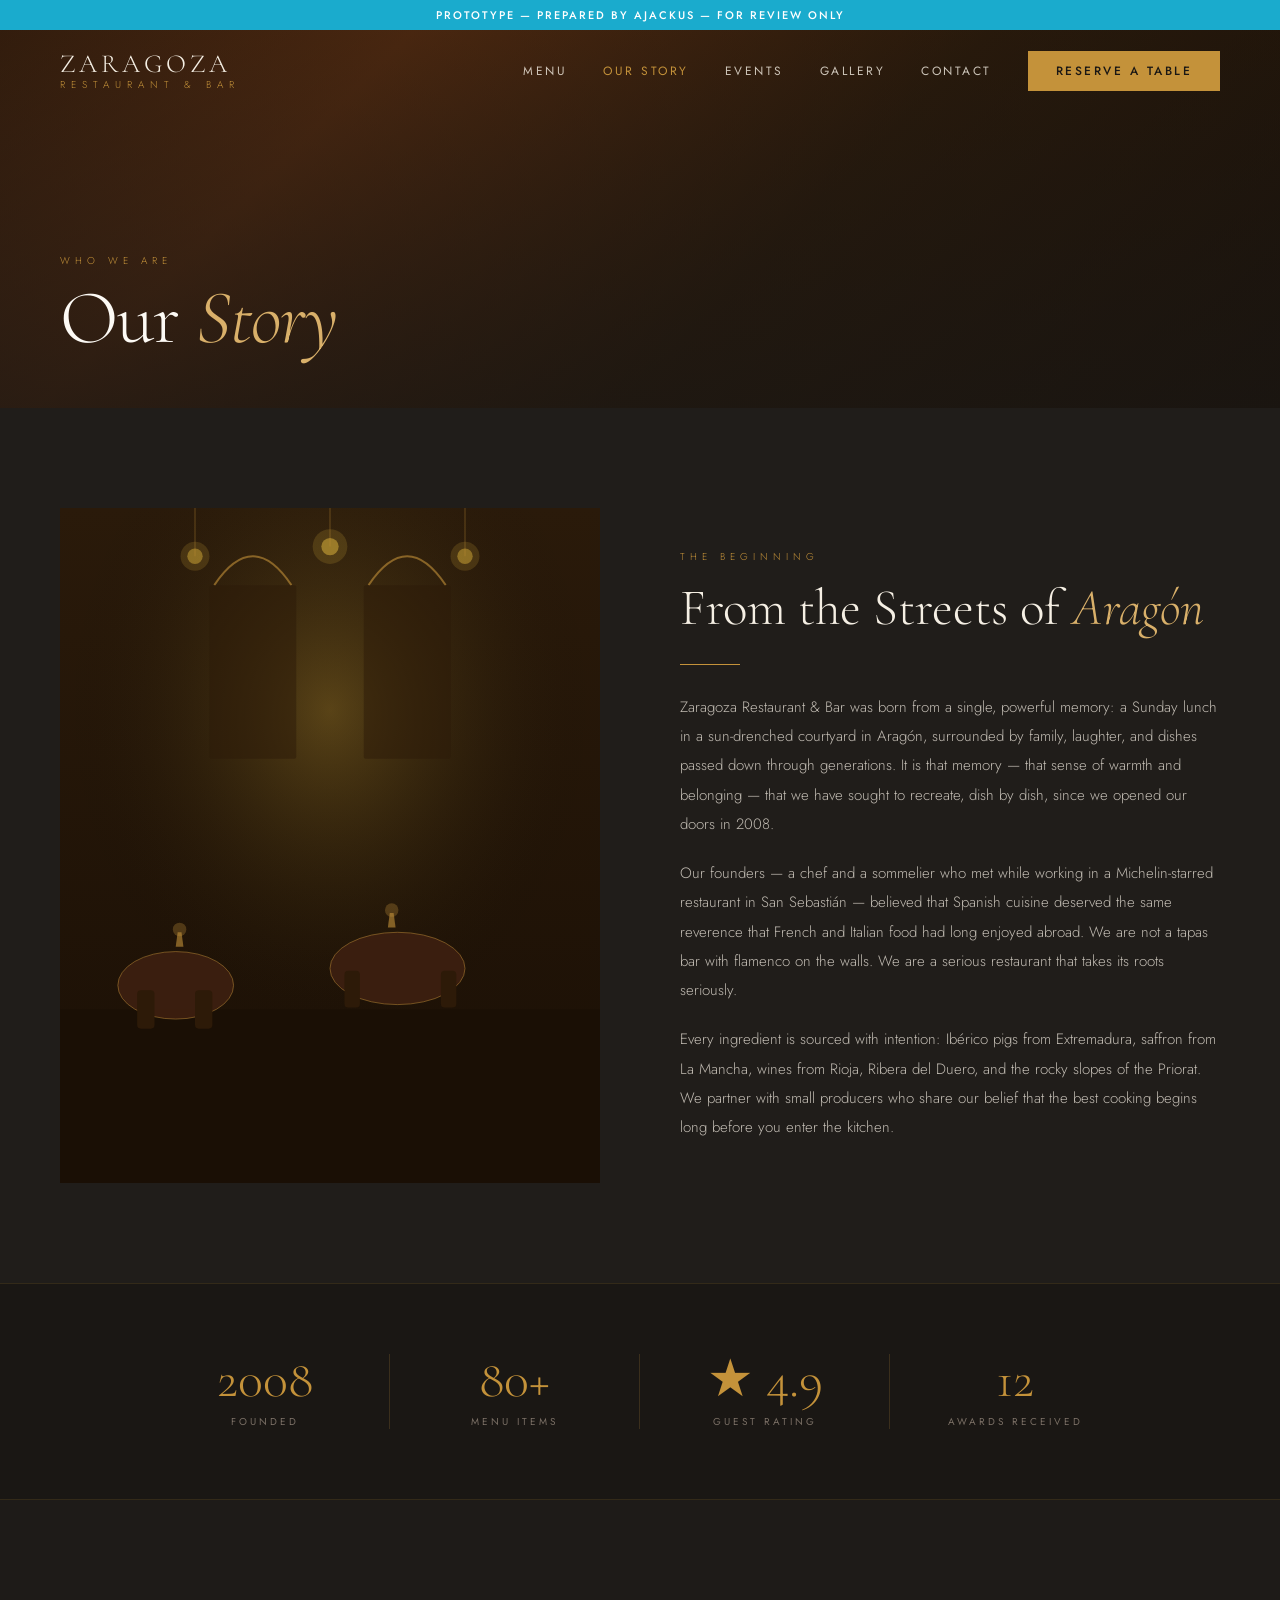
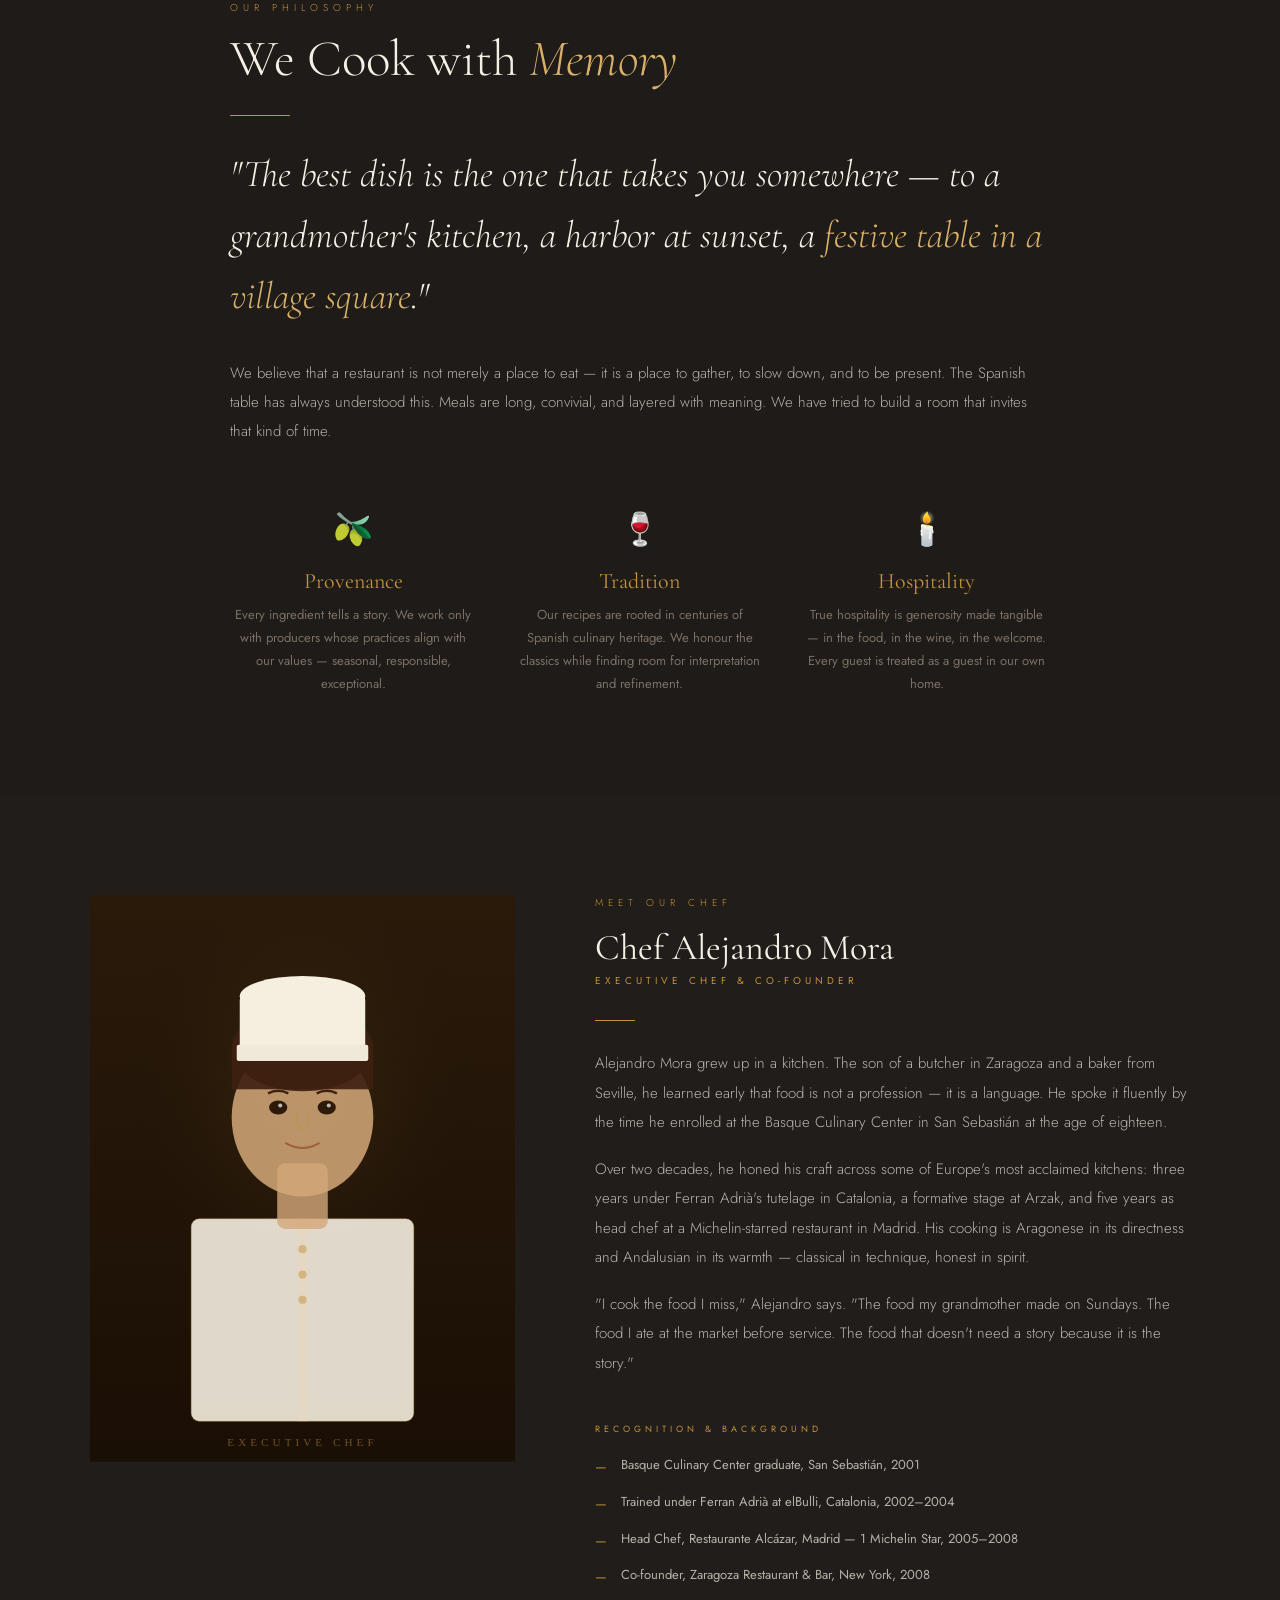
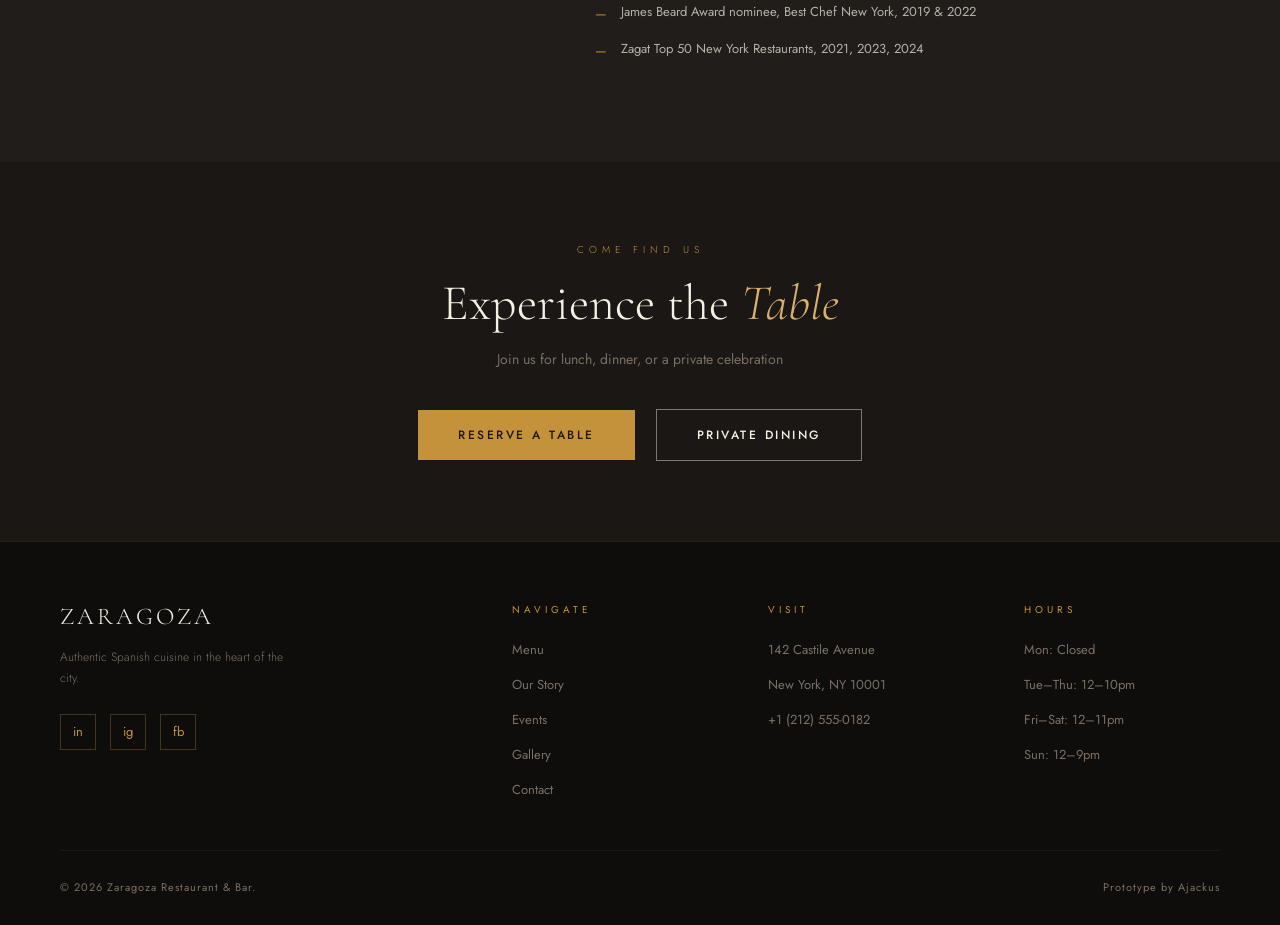
<file: about.html>
<!DOCTYPE html>
<html lang="en">
<head>
<meta charset="UTF-8">
<meta name="viewport" content="width=device-width, initial-scale=1.0">
<title>Our Story — Zaragoza Restaurant &amp; Bar</title>
<link rel="preconnect" href="https://fonts.googleapis.com">
<link href="https://fonts.googleapis.com/css2?family=Cormorant+Garamond:ital,wght@0,300;0,400;0,600;1,300;1,400&family=Jost:wght@300;400;500&display=swap" rel="stylesheet">
<link rel="stylesheet" href="style.css">
<style>
  /* ── STORY SECTION ── */
  #story { background: var(--dark-2); }
  .story-inner {
    display: grid; grid-template-columns: 1fr 1fr; gap: 80px; align-items: center;
    max-width: 1200px; margin: 0 auto;
  }
  .story-img-wrap { position: relative; }
  .story-img-wrap svg { width: 100%; aspect-ratio: 4/5; display: block; }
  .story-img-accent {
    position: absolute; bottom: -28px; right: -28px;
    width: 55%; aspect-ratio: 1; border: 2px solid var(--gold); z-index: -1; pointer-events: none;
  }
  .story-body { font-size: 15px; line-height: 1.95; color: rgba(245,239,228,0.75); font-weight: 300; }
  .story-body + .story-body { margin-top: 20px; }

  /* ── STATS BAND ── */
  #stats-band {
    background: var(--charcoal); padding: 70px 60px;
    border-top: 1px solid rgba(196,146,58,0.15);
    border-bottom: 1px solid rgba(196,146,58,0.15);
  }
  .stats-grid {
    display: grid; grid-template-columns: repeat(4, 1fr); gap: 0;
    max-width: 1000px; margin: 0 auto; text-align: center;
  }
  .stat-item { padding: 0 30px; border-right: 1px solid rgba(196,146,58,0.2); }
  .stat-item:last-child { border-right: none; }
  .stat-num { font-family: 'Cormorant Garamond', serif; font-size: 52px; font-weight: 300; color: var(--gold); line-height: 1; }
  .stat-label { font-size: 10px; letter-spacing: 3px; text-transform: uppercase; color: var(--muted); margin-top: 8px; }

  /* ── PHILOSOPHY ── */
  #philosophy { background: var(--dark-3); }
  .philosophy-inner { max-width: 820px; margin: 0 auto; }
  .philosophy-quote {
    font-family: 'Cormorant Garamond', serif; font-size: clamp(24px, 3.5vw, 38px);
    font-weight: 300; font-style: italic; color: var(--cream); line-height: 1.6; margin-bottom: 32px;
  }
  .philosophy-quote span { color: var(--gold-light); }
  .philosophy-body { font-size: 15px; line-height: 1.95; color: rgba(245,239,228,0.7); font-weight: 300; }
  .philosophy-values {
    display: grid; grid-template-columns: repeat(3, 1fr); gap: 40px; margin-top: 60px;
  }
  .value-item { text-align: center; }
  .value-icon { font-size: 32px; margin-bottom: 16px; display: block; }
  .value-title { font-family: 'Cormorant Garamond', serif; font-size: 22px; color: var(--gold); margin-bottom: 10px; }
  .value-desc { font-size: 13px; color: var(--muted); line-height: 1.75; }

  /* ── CHEF SECTION ── */
  #chef { background: var(--dark-2); }
  .chef-inner {
    display: grid; grid-template-columns: 1fr 1.4fr; gap: 80px; align-items: start;
    max-width: 1100px; margin: 0 auto;
  }
  .chef-img-wrap {
    position: sticky; top: 120px;
  }
  .chef-img-wrap svg { width: 100%; aspect-ratio: 3/4; display: block; }
  .chef-name {
    font-family: 'Cormorant Garamond', serif; font-size: 36px; font-weight: 400;
    color: var(--cream); margin-bottom: 4px;
  }
  .chef-title { font-size: 10px; letter-spacing: 4px; text-transform: uppercase; color: var(--gold); margin-bottom: 32px; }
  .chef-divider { width: 40px; height: 1px; background: var(--gold); margin-bottom: 28px; }
  .chef-body { font-size: 15px; line-height: 1.95; color: rgba(245,239,228,0.72); font-weight: 300; }
  .chef-body + .chef-body { margin-top: 18px; }
  .chef-accolades { margin-top: 44px; }
  .chef-accolades-title { font-size: 9px; letter-spacing: 4px; text-transform: uppercase; color: var(--gold); margin-bottom: 20px; }
  .accolade-list { list-style: none; display: flex; flex-direction: column; gap: 14px; }
  .accolade-list li {
    display: flex; align-items: flex-start; gap: 14px;
    font-size: 13px; color: rgba(245,239,228,0.7); line-height: 1.6;
  }
  .accolade-list li::before {
    content: '—'; color: var(--gold); flex-shrink: 0; margin-top: 2px;
  }

  /* ── CTA ── */
  #about-cta { background: var(--charcoal); padding: 80px 60px; text-align: center; }
  .about-cta-title {
    font-family: 'Cormorant Garamond', serif; font-size: clamp(30px, 4vw, 50px);
    font-weight: 300; color: var(--cream); margin-bottom: 16px;
  }
  .about-cta-title em { font-style: italic; color: var(--gold-light); }
  .about-cta-sub { font-size: 14px; color: var(--muted); margin-bottom: 40px; }

  @media(max-width: 900px) {
    .story-inner { grid-template-columns: 1fr; gap: 40px; }
    .story-img-accent { display: none; }
    .stats-grid { grid-template-columns: 1fr 1fr; gap: 40px; }
    .stat-item { border-right: none; border-bottom: 1px solid rgba(196,146,58,0.2); padding-bottom: 30px; }
    .stat-item:nth-child(2n) { border-bottom: none; }
    #stats-band { padding: 60px 28px; }
    .philosophy-values { grid-template-columns: 1fr; gap: 32px; }
    .chef-inner { grid-template-columns: 1fr; gap: 40px; }
    .chef-img-wrap { position: static; }
    #about-cta { padding: 60px 28px; }
  }
</style>
</head>
<body>

<div class="proto-banner">Prototype — prepared by Ajackus — For Review Only</div>

<nav id="mainNav">
  <a href="index.html" class="nav-logo">ZARAGOZA <span>Restaurant &amp; Bar</span></a>
  <ul class="nav-links">
    <li><a href="menu.html">Menu</a></li>
    <li><a href="about.html" class="active">Our Story</a></li>
    <li><a href="events.html">Events</a></li>
    <li><a href="gallery.html">Gallery</a></li>
    <li><a href="contact.html">Contact</a></li>
    <li><a href="reservations.html" class="nav-cta">Reserve a Table</a></li>
  </ul>
  <div class="hamburger" onclick="openNav()"><span></span><span></span><span></span></div>
</nav>

<div class="nav-drawer" id="navDrawer">
  <button class="close-btn" onclick="closeNav()">✕</button>
  <a href="index.html" onclick="closeNav()">Home</a>
  <a href="menu.html" onclick="closeNav()">Menu</a>
  <a href="about.html" onclick="closeNav()">Our Story</a>
  <a href="events.html" onclick="closeNav()">Events</a>
  <a href="gallery.html" onclick="closeNav()">Gallery</a>
  <a href="contact.html" onclick="closeNav()">Contact</a>
  <a href="reservations.html" onclick="closeNav()" class="drawer-reserve">Reserve a Table</a>
</div>

<!-- PAGE HERO -->
<div class="page-hero">
  <div class="page-hero-bg"></div>
  <div class="page-hero-content">
    <p class="page-hero-eyebrow">Who We Are</p>
    <h1 class="page-hero-title">Our <em>Story</em></h1>
  </div>
</div>

<!-- RESTAURANT STORY -->
<section id="story">
  <div class="story-inner">
    <div class="story-img-wrap">
      <svg viewBox="0 0 560 700" xmlns="http://www.w3.org/2000/svg"><defs><linearGradient id="ag1" x1="0%" y1="0%" x2="0%" y2="100%"><stop offset="0%" stop-color="#2a1a0a"/><stop offset="100%" stop-color="#1a0f05"/></linearGradient><radialGradient id="ag2" cx="50%" cy="30%" r="50%"><stop offset="0%" stop-color="#f5c842" stop-opacity="0.25"/><stop offset="100%" stop-color="transparent"/></radialGradient></defs><rect width="560" height="700" fill="url(#ag1)"/><rect x="0" y="0" width="560" height="700" fill="url(#ag2)"/><rect x="0" y="520" width="560" height="180" fill="#1a0f05"/><rect x="60" y="460" width="120" height="70" rx="60" fill="#3d2010" opacity="0.9"/><rect x="60" y="460" width="120" height="70" rx="60" fill="none" stroke="#c4923a" stroke-width="1" opacity="0.5"/><rect x="280" y="440" width="140" height="75" rx="70" fill="#3d2010" opacity="0.9"/><rect x="280" y="440" width="140" height="75" rx="70" fill="none" stroke="#c4923a" stroke-width="1" opacity="0.5"/><rect x="80" y="500" width="18" height="40" rx="4" fill="#2d1a08"/><rect x="140" y="500" width="18" height="40" rx="4" fill="#2d1a08"/><rect x="295" y="480" width="16" height="38" rx="4" fill="#2d1a08"/><rect x="395" y="480" width="16" height="38" rx="4" fill="#2d1a08"/><path d="M160,80 Q200,20 240,80" fill="none" stroke="#c4923a" stroke-width="2" opacity="0.6"/><path d="M320,80 Q360,20 400,80" fill="none" stroke="#c4923a" stroke-width="2" opacity="0.6"/><rect x="155" y="80" width="90" height="180" rx="2" fill="#2d1a08" opacity="0.5"/><rect x="315" y="80" width="90" height="180" rx="2" fill="#2d1a08" opacity="0.5"/><circle cx="140" cy="50" r="15" fill="#f5c842" opacity="0.15"/><circle cx="140" cy="50" r="8" fill="#f5c842" opacity="0.4"/><circle cx="280" cy="40" r="18" fill="#f5c842" opacity="0.15"/><circle cx="280" cy="40" r="9" fill="#f5c842" opacity="0.45"/><circle cx="420" cy="50" r="15" fill="#f5c842" opacity="0.15"/><circle cx="420" cy="50" r="8" fill="#f5c842" opacity="0.4"/><line x1="140" y1="0" x2="140" y2="50" stroke="#c4923a" stroke-width="1" opacity="0.4"/><line x1="280" y1="0" x2="280" y2="40" stroke="#c4923a" stroke-width="1" opacity="0.4"/><line x1="420" y1="0" x2="420" y2="50" stroke="#c4923a" stroke-width="1" opacity="0.4"/><polygon points="120,455 128,455 126,440 122,440" fill="#c4923a" opacity="0.6"/><circle cx="124" cy="437" r="7" fill="#c4923a" opacity="0.3"/><polygon points="340,435 348,435 346,420 342,420" fill="#c4923a" opacity="0.6"/><circle cx="344" cy="417" r="7" fill="#c4923a" opacity="0.3"/></svg>
      <div class="story-img-accent"></div>
    </div>
    <div>
      <p class="section-label">The Beginning</p>
      <h2 class="section-title">From the Streets of <em>Aragón</em></h2>
      <div class="divider"></div>
      <p class="story-body">Zaragoza Restaurant &amp; Bar was born from a single, powerful memory: a Sunday lunch in a sun-drenched courtyard in Aragón, surrounded by family, laughter, and dishes passed down through generations. It is that memory — that sense of warmth and belonging — that we have sought to recreate, dish by dish, since we opened our doors in 2008.</p>
      <p class="story-body">Our founders — a chef and a sommelier who met while working in a Michelin-starred restaurant in San Sebastián — believed that Spanish cuisine deserved the same reverence that French and Italian food had long enjoyed abroad. We are not a tapas bar with flamenco on the walls. We are a serious restaurant that takes its roots seriously.</p>
      <p class="story-body">Every ingredient is sourced with intention: Ibérico pigs from Extremadura, saffron from La Mancha, wines from Rioja, Ribera del Duero, and the rocky slopes of the Priorat. We partner with small producers who share our belief that the best cooking begins long before you enter the kitchen.</p>
    </div>
  </div>
</section>

<!-- STATS -->
<div id="stats-band">
  <div class="stats-grid">
    <div class="stat-item"><div class="stat-num">2008</div><div class="stat-label">Founded</div></div>
    <div class="stat-item"><div class="stat-num">80+</div><div class="stat-label">Menu Items</div></div>
    <div class="stat-item"><div class="stat-num">★ 4.9</div><div class="stat-label">Guest Rating</div></div>
    <div class="stat-item"><div class="stat-num">12</div><div class="stat-label">Awards Received</div></div>
  </div>
</div>

<!-- PHILOSOPHY -->
<section id="philosophy">
  <div class="philosophy-inner">
    <p class="section-label">Our Philosophy</p>
    <h2 class="section-title">We Cook with <em>Memory</em></h2>
    <div class="divider"></div>
    <p class="philosophy-quote">"The best dish is the one that takes you somewhere — to a grandmother's kitchen, a harbor at sunset, a <span>festive table in a village square</span>."</p>
    <p class="philosophy-body">We believe that a restaurant is not merely a place to eat — it is a place to gather, to slow down, and to be present. The Spanish table has always understood this. Meals are long, convivial, and layered with meaning. We have tried to build a room that invites that kind of time.</p>
    <div class="philosophy-values">
      <div class="value-item">
        <span class="value-icon">🫒</span>
        <div class="value-title">Provenance</div>
        <p class="value-desc">Every ingredient tells a story. We work only with producers whose practices align with our values — seasonal, responsible, exceptional.</p>
      </div>
      <div class="value-item">
        <span class="value-icon">🍷</span>
        <div class="value-title">Tradition</div>
        <p class="value-desc">Our recipes are rooted in centuries of Spanish culinary heritage. We honour the classics while finding room for interpretation and refinement.</p>
      </div>
      <div class="value-item">
        <span class="value-icon">🕯️</span>
        <div class="value-title">Hospitality</div>
        <p class="value-desc">True hospitality is generosity made tangible — in the food, in the wine, in the welcome. Every guest is treated as a guest in our own home.</p>
      </div>
    </div>
  </div>
</section>

<!-- CHEF PROFILE -->
<section id="chef">
  <div class="chef-inner">
    <div class="chef-img-wrap">
      <!-- Chef Portrait SVG -->
      <svg viewBox="0 0 420 560" xmlns="http://www.w3.org/2000/svg">
        <defs>
          <linearGradient id="cp1" x1="0%" y1="0%" x2="0%" y2="100%">
            <stop offset="0%" stop-color="#2a1a0a"/>
            <stop offset="100%" stop-color="#1a0f05"/>
          </linearGradient>
          <radialGradient id="cp2" cx="50%" cy="35%" r="45%">
            <stop offset="0%" stop-color="#c4923a" stop-opacity="0.12"/>
            <stop offset="100%" stop-color="transparent"/>
          </radialGradient>
        </defs>
        <rect width="420" height="560" fill="url(#cp1)"/>
        <rect width="420" height="560" fill="url(#cp2)"/>
        <!-- Chef jacket / torso -->
        <rect x="100" y="320" width="220" height="200" rx="8" fill="#f5efe0" opacity="0.9"/>
        <rect x="100" y="320" width="220" height="200" rx="8" fill="none" stroke="#c4923a" stroke-width="1" opacity="0.3"/>
        <!-- Button placket -->
        <rect x="205" y="320" width="10" height="200" fill="#e8d8c0" opacity="0.6"/>
        <circle cx="210" cy="350" r="4" fill="#c4923a" opacity="0.5"/>
        <circle cx="210" cy="375" r="4" fill="#c4923a" opacity="0.5"/>
        <circle cx="210" cy="400" r="4" fill="#c4923a" opacity="0.5"/>
        <!-- Chef's neck/head -->
        <rect x="185" y="265" width="50" height="65" rx="8" fill="#d4a87a" opacity="0.8"/>
        <!-- Head -->
        <ellipse cx="210" cy="220" rx="70" ry="78" fill="#d4a87a" opacity="0.85"/>
        <!-- Hair -->
        <ellipse cx="210" cy="152" rx="70" ry="42" fill="#3d2010" opacity="0.9"/>
        <rect x="140" y="152" width="140" height="40" fill="#3d2010" opacity="0.9"/>
        <!-- Eyes -->
        <ellipse cx="186" cy="210" rx="9" ry="7" fill="#2d1a08"/>
        <ellipse cx="234" cy="210" rx="9" ry="7" fill="#2d1a08"/>
        <circle cx="188" cy="208" r="2" fill="#fff" opacity="0.7"/>
        <circle cx="236" cy="208" r="2" fill="#fff" opacity="0.7"/>
        <!-- Brows -->
        <path d="M176,196 Q186,191 196,196" fill="none" stroke="#3d2010" stroke-width="2.5"/>
        <path d="M224,196 Q234,191 244,196" fill="none" stroke="#3d2010" stroke-width="2.5"/>
        <!-- Nose -->
        <path d="M205,215 Q202,228 210,232 Q218,228 215,215" fill="none" stroke="#c4923a" stroke-width="1.5" opacity="0.5"/>
        <!-- Mouth -->
        <path d="M193,245 Q210,255 227,245" fill="none" stroke="#a06040" stroke-width="2"/>
        <!-- Chef's toque -->
        <rect x="148" y="100" width="124" height="60" rx="4" fill="#f5efe0"/>
        <rect x="145" y="148" width="130" height="16" rx="2" fill="#f0e8d8"/>
        <ellipse cx="210" cy="100" rx="62" ry="20" fill="#f5efe0"/>
        <!-- Label -->
        <text x="210" y="545" text-anchor="middle" font-family="Georgia,serif" font-size="11" fill="#c4923a" opacity="0.5" letter-spacing="4">EXECUTIVE CHEF</text>
      </svg>
    </div>
    <div>
      <p class="section-label">Meet Our Chef</p>
      <h2 class="chef-name">Chef Alejandro Mora</h2>
      <p class="chef-title">Executive Chef &amp; Co-founder</p>
      <div class="chef-divider"></div>
      <p class="chef-body">Alejandro Mora grew up in a kitchen. The son of a butcher in Zaragoza and a baker from Seville, he learned early that food is not a profession — it is a language. He spoke it fluently by the time he enrolled at the Basque Culinary Center in San Sebastián at the age of eighteen.</p>
      <p class="chef-body">Over two decades, he honed his craft across some of Europe's most acclaimed kitchens: three years under Ferran Adrià's tutelage in Catalonia, a formative stage at Arzak, and five years as head chef at a Michelin-starred restaurant in Madrid. His cooking is Aragonese in its directness and Andalusian in its warmth — classical in technique, honest in spirit.</p>
      <p class="chef-body">"I cook the food I miss," Alejandro says. "The food my grandmother made on Sundays. The food I ate at the market before service. The food that doesn't need a story because it is the story."</p>

      <div class="chef-accolades">
        <div class="chef-accolades-title">Recognition &amp; Background</div>
        <ul class="accolade-list">
          <li>Basque Culinary Center graduate, San Sebastián, 2001</li>
          <li>Trained under Ferran Adrià at elBulli, Catalonia, 2002–2004</li>
          <li>Head Chef, Restaurante Alcázar, Madrid — 1 Michelin Star, 2005–2008</li>
          <li>Co-founder, Zaragoza Restaurant &amp; Bar, New York, 2008</li>
          <li>James Beard Award nominee, Best Chef New York, 2019 &amp; 2022</li>
          <li>Zagat Top 50 New York Restaurants, 2021, 2023, 2024</li>
        </ul>
      </div>
    </div>
  </div>
</section>

<!-- CTA -->
<section id="about-cta">
  <p class="section-label">Come Find Us</p>
  <h2 class="about-cta-title">Experience the <em>Table</em></h2>
  <p class="about-cta-sub">Join us for lunch, dinner, or a private celebration</p>
  <a href="reservations.html" class="btn-primary" style="margin-right:16px;">Reserve a Table</a>
  <a href="events.html" class="btn-outline">Private Dining</a>
</section>

<!-- FOOTER -->
<footer>
  <div class="footer-inner">
    <div>
      <div class="footer-brand-name">ZARAGOZA</div>
      <p class="footer-brand-tagline">Authentic Spanish cuisine in the heart of the city.</p>
      <div class="footer-social"><a href="#">in</a><a href="#">ig</a><a href="#">fb</a></div>
    </div>
    <div>
      <div class="footer-col-title">Navigate</div>
      <ul class="footer-links">
        <li><a href="menu.html">Menu</a></li>
        <li><a href="about.html">Our Story</a></li>
        <li><a href="events.html">Events</a></li>
        <li><a href="gallery.html">Gallery</a></li>
        <li><a href="contact.html">Contact</a></li>
      </ul>
    </div>
    <div>
      <div class="footer-col-title">Visit</div>
      <ul class="footer-links">
        <li><a href="#">142 Castile Avenue</a></li>
        <li><a href="#">New York, NY 10001</a></li>
        <li><a href="#">+1 (212) 555-0182</a></li>
      </ul>
    </div>
    <div>
      <div class="footer-col-title">Hours</div>
      <ul class="footer-links">
        <li><a href="#">Mon: Closed</a></li>
        <li><a href="#">Tue–Thu: 12–10pm</a></li>
        <li><a href="#">Fri–Sat: 12–11pm</a></li>
        <li><a href="#">Sun: 12–9pm</a></li>
      </ul>
    </div>
  </div>
  <div class="footer-bottom">
    <span>© 2026 Zaragoza Restaurant &amp; Bar.</span>
    <span>Prototype by Ajackus</span>
  </div>
</footer>

<a href="reservations.html" class="sticky-reserve" id="stickyReserve">Reserve a Table</a>

<script>
const nav = document.getElementById('mainNav');
window.addEventListener('scroll', () => {
  nav.classList.toggle('scrolled', window.scrollY > 60);
  document.getElementById('stickyReserve').classList.toggle('visible', window.scrollY > 300);
});
function openNav() { document.getElementById('navDrawer').classList.add('open'); document.body.style.overflow='hidden'; }
function closeNav() { document.getElementById('navDrawer').classList.remove('open'); document.body.style.overflow=''; }
</script>
</body>
</html>
</file>
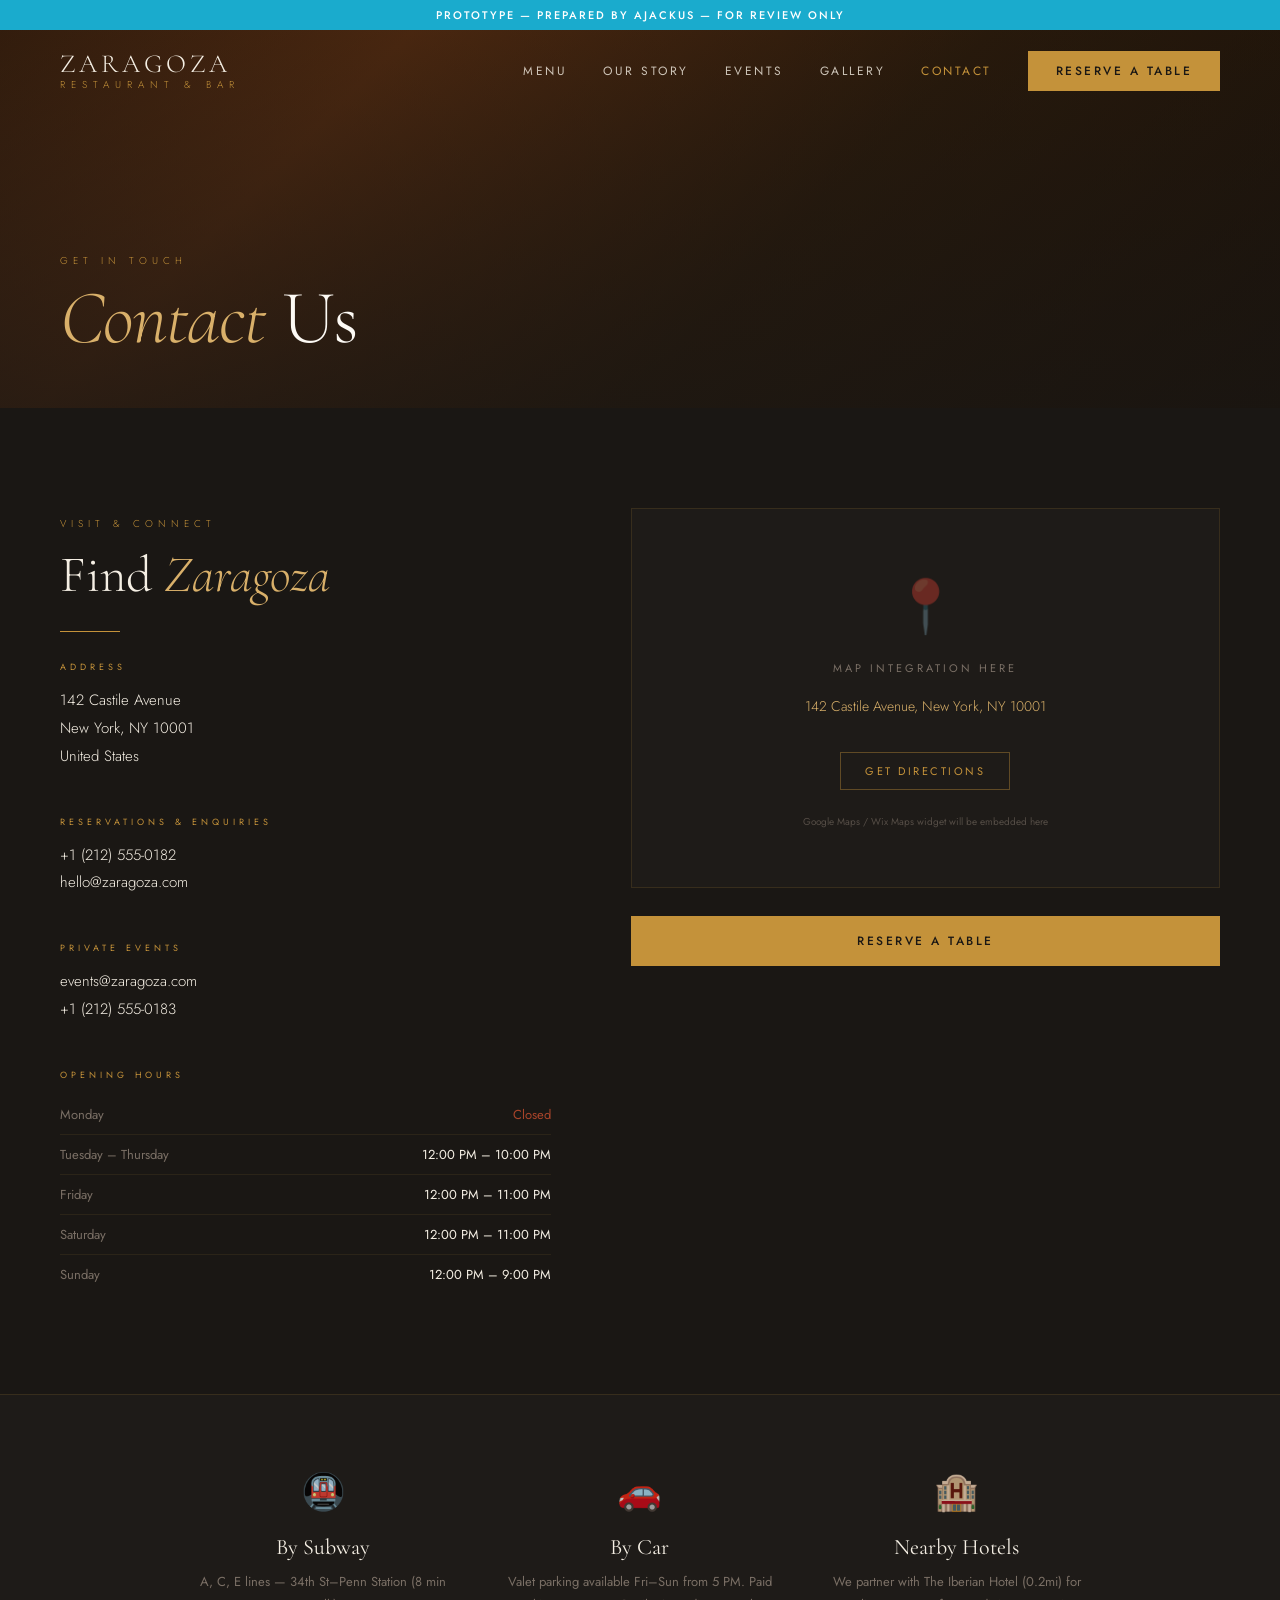
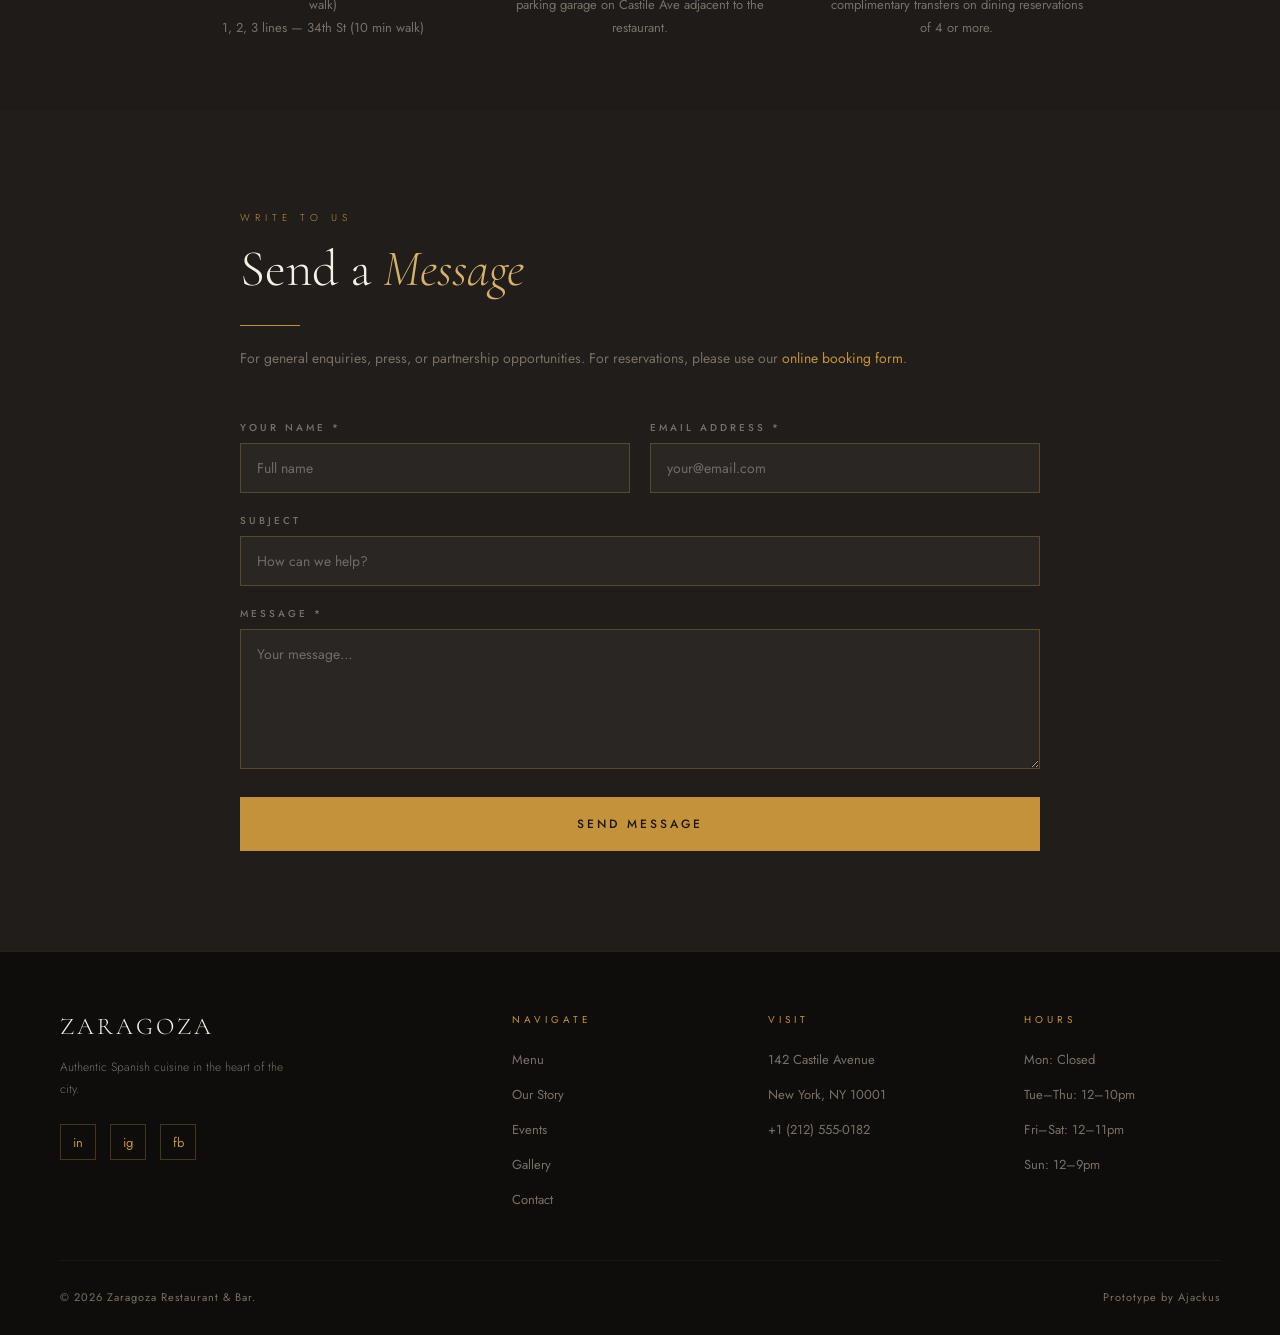
<file: contact.html>
<!DOCTYPE html>
<html lang="en">
<head>
<meta charset="UTF-8">
<meta name="viewport" content="width=device-width, initial-scale=1.0">
<title>Contact — Zaragoza Restaurant &amp; Bar</title>
<link rel="preconnect" href="https://fonts.googleapis.com">
<link href="https://fonts.googleapis.com/css2?family=Cormorant+Garamond:ital,wght@0,300;0,400;0,600;1,300;1,400&family=Jost:wght@300;400;500&display=swap" rel="stylesheet">
<link rel="stylesheet" href="style.css">
<style>
  /* ── CONTACT MAIN ── */
  #contact-main { background: var(--charcoal); }
  .contact-grid {
    display: grid; grid-template-columns: 1fr 1.2fr; gap: 80px;
    max-width: 1200px; margin: 0 auto; align-items: start;
  }
  .contact-info-panel { padding-top: 8px; }
  .contact-block { margin-bottom: 44px; }
  .contact-block:last-child { margin-bottom: 0; }
  .contact-block-label {
    font-size: 9px; letter-spacing: 4px; text-transform: uppercase;
    color: var(--gold); margin-bottom: 14px;
  }
  .contact-block-val {
    font-size: 15px; color: var(--cream); line-height: 1.85; font-weight: 300;
  }
  .contact-block-val a { color: var(--cream); text-decoration: none; transition: color 0.2s; }
  .contact-block-val a:hover { color: var(--gold-light); }

  /* Hours table */
  .hours-table { width: 100%; }
  .hours-row {
    display: flex; justify-content: space-between;
    padding: 10px 0; border-bottom: 1px solid rgba(196,146,58,0.1);
    font-size: 13px;
  }
  .hours-row:last-child { border-bottom: none; }
  .hours-day { color: var(--muted); }
  .hours-time { color: var(--cream); }
  .hours-closed { color: var(--terracotta); }

  /* Map placeholder */
  .map-wrap {
    background: #1e1b18; min-height: 380px;
    display: flex; flex-direction: column; align-items: center; justify-content: center;
    border: 1px solid rgba(196,146,58,0.15); gap: 16px; text-align: center; padding: 40px;
  }
  .map-icon { font-size: 52px; opacity: 0.35; }
  .map-note { font-size: 11px; letter-spacing: 3px; text-transform: uppercase; color: var(--muted); }
  .map-addr { font-size: 14px; color: var(--gold-light); margin-top: 4px; font-weight: 300; }
  .map-cta {
    display: inline-block; margin-top: 20px; font-size: 11px; letter-spacing: 2.5px;
    text-transform: uppercase; color: var(--gold); text-decoration: none;
    border: 1px solid rgba(196,146,58,0.4); padding: 10px 24px; transition: background 0.2s;
  }
  .map-cta:hover { background: rgba(196,146,58,0.1); }
  .map-note-small { font-size: 10px; color: var(--muted); opacity: 0.6; margin-top: 8px; }

  /* ── CONTACT FORM ── */
  #contact-form-section { background: var(--dark-2); }
  .contact-form-inner { max-width: 800px; margin: 0 auto; }
  .contact-form-intro {
    font-size: 14px; color: var(--muted); line-height: 1.85; margin-bottom: 0;
    margin-top: -8px;
  }

  /* ── FIND US BAND ── */
  #find-us {
    background: var(--dark-3); padding: 70px 60px;
    border-top: 1px solid rgba(196,146,58,0.15);
  }
  .find-grid { display: grid; grid-template-columns: repeat(3, 1fr); gap: 50px; max-width: 900px; margin: 0 auto; }
  .find-item { text-align: center; }
  .find-icon { font-size: 36px; margin-bottom: 16px; display: block; opacity: 0.75; }
  .find-title { font-family: 'Cormorant Garamond', serif; font-size: 22px; color: var(--cream); margin-bottom: 10px; }
  .find-body { font-size: 13px; color: var(--muted); line-height: 1.8; }
  .find-body a { color: var(--gold); text-decoration: none; }

  @media(max-width: 900px) {
    .contact-grid { grid-template-columns: 1fr; gap: 50px; }
    #find-us { padding: 60px 28px; }
    .find-grid { grid-template-columns: 1fr; gap: 36px; }
  }
</style>
</head>
<body>

<div class="proto-banner">Prototype — prepared by Ajackus — For Review Only</div>

<nav id="mainNav">
  <a href="index.html" class="nav-logo">ZARAGOZA <span>Restaurant &amp; Bar</span></a>
  <ul class="nav-links">
    <li><a href="menu.html">Menu</a></li>
    <li><a href="about.html">Our Story</a></li>
    <li><a href="events.html">Events</a></li>
    <li><a href="gallery.html">Gallery</a></li>
    <li><a href="contact.html" class="active">Contact</a></li>
    <li><a href="reservations.html" class="nav-cta">Reserve a Table</a></li>
  </ul>
  <div class="hamburger" onclick="openNav()"><span></span><span></span><span></span></div>
</nav>

<div class="nav-drawer" id="navDrawer">
  <button class="close-btn" onclick="closeNav()">✕</button>
  <a href="index.html" onclick="closeNav()">Home</a>
  <a href="menu.html" onclick="closeNav()">Menu</a>
  <a href="about.html" onclick="closeNav()">Our Story</a>
  <a href="events.html" onclick="closeNav()">Events</a>
  <a href="gallery.html" onclick="closeNav()">Gallery</a>
  <a href="contact.html" onclick="closeNav()">Contact</a>
  <a href="reservations.html" onclick="closeNav()" class="drawer-reserve">Reserve a Table</a>
</div>

<!-- PAGE HERO -->
<div class="page-hero">
  <div class="page-hero-bg"></div>
  <div class="page-hero-content">
    <p class="page-hero-eyebrow">Get in Touch</p>
    <h1 class="page-hero-title"><em>Contact</em> Us</h1>
  </div>
</div>

<!-- CONTACT INFO + MAP -->
<section id="contact-main">
  <div class="contact-grid">
    <div class="contact-info-panel">
      <p class="section-label">Visit &amp; Connect</p>
      <h2 class="section-title">Find <em>Zaragoza</em></h2>
      <div class="divider"></div>

      <div class="contact-block">
        <div class="contact-block-label">Address</div>
        <div class="contact-block-val">142 Castile Avenue<br>New York, NY 10001<br>United States</div>
      </div>

      <div class="contact-block">
        <div class="contact-block-label">Reservations &amp; Enquiries</div>
        <div class="contact-block-val">
          <a href="tel:+12125550182">+1 (212) 555-0182</a><br>
          <a href="mailto:hello@zaragoza.com">hello@zaragoza.com</a>
        </div>
      </div>

      <div class="contact-block">
        <div class="contact-block-label">Private Events</div>
        <div class="contact-block-val">
          <a href="mailto:events@zaragoza.com">events@zaragoza.com</a><br>
          <a href="tel:+12125550183">+1 (212) 555-0183</a>
        </div>
      </div>

      <div class="contact-block">
        <div class="contact-block-label">Opening Hours</div>
        <div class="hours-table">
          <div class="hours-row"><span class="hours-day">Monday</span><span class="hours-closed">Closed</span></div>
          <div class="hours-row"><span class="hours-day">Tuesday – Thursday</span><span class="hours-time">12:00 PM – 10:00 PM</span></div>
          <div class="hours-row"><span class="hours-day">Friday</span><span class="hours-time">12:00 PM – 11:00 PM</span></div>
          <div class="hours-row"><span class="hours-day">Saturday</span><span class="hours-time">12:00 PM – 11:00 PM</span></div>
          <div class="hours-row"><span class="hours-day">Sunday</span><span class="hours-time">12:00 PM – 9:00 PM</span></div>
        </div>
      </div>
    </div>

    <div>
      <!-- Map Placeholder -->
      <div class="map-wrap">
        <span class="map-icon">📍</span>
        <div class="map-note">Map integration here</div>
        <div class="map-addr">142 Castile Avenue, New York, NY 10001</div>
        <a href="#" class="map-cta">Get Directions</a>
        <p class="map-note-small">Google Maps / Wix Maps widget will be embedded here</p>
      </div>
      <div style="margin-top:28px;">
        <a href="reservations.html" class="btn-primary" style="width:100%;display:block;text-align:center;">Reserve a Table</a>
      </div>
    </div>
  </div>
</section>

<!-- FIND US INFO BAND -->
<div id="find-us">
  <div class="find-grid">
    <div class="find-item">
      <span class="find-icon">🚇</span>
      <div class="find-title">By Subway</div>
      <p class="find-body">A, C, E lines — 34th St–Penn Station (8 min walk)<br>1, 2, 3 lines — 34th St (10 min walk)</p>
    </div>
    <div class="find-item">
      <span class="find-icon">🚗</span>
      <div class="find-title">By Car</div>
      <p class="find-body">Valet parking available Fri–Sun from 5 PM. Paid parking garage on Castile Ave adjacent to the restaurant.</p>
    </div>
    <div class="find-item">
      <span class="find-icon">🏨</span>
      <div class="find-title">Nearby Hotels</div>
      <p class="find-body">We partner with The Iberian Hotel (0.2mi) for complimentary transfers on dining reservations of 4 or more.</p>
    </div>
  </div>
</div>

<!-- CONTACT FORM -->
<section id="contact-form-section">
  <div class="contact-form-inner">
    <p class="section-label">Write to Us</p>
    <h2 class="section-title">Send a <em>Message</em></h2>
    <div class="divider"></div>
    <p class="contact-form-intro">For general enquiries, press, or partnership opportunities. For reservations, please use our <a href="reservations.html" style="color:var(--gold);text-decoration:none;">online booking form</a>.</p>

    <div class="form-grid form-light" id="contactForm">
      <div class="form-group">
        <label>Your Name *</label>
        <input type="text" id="ct-name" placeholder="Full name">
      </div>
      <div class="form-group">
        <label>Email Address *</label>
        <input type="email" id="ct-email" placeholder="your@email.com">
      </div>
      <div class="form-group full">
        <label>Subject</label>
        <input type="text" id="ct-subject" placeholder="How can we help?">
      </div>
      <div class="form-group full">
        <label>Message *</label>
        <textarea id="ct-message" placeholder="Your message…" style="min-height:140px;"></textarea>
      </div>
      <button class="form-submit" onclick="submitContact()">Send Message</button>
    </div>

    <div class="success-panel" id="contactSuccess">
      <span class="success-icon">✉️</span>
      <div class="success-title">Message Sent</div>
      <p class="success-body">Thank you for getting in touch. We'll get back to you within 1–2 business days.</p>
      <button class="success-reset" onclick="resetContact()">Send Another Message</button>
    </div>
  </div>
</section>

<!-- FOOTER -->
<footer>
  <div class="footer-inner">
    <div>
      <div class="footer-brand-name">ZARAGOZA</div>
      <p class="footer-brand-tagline">Authentic Spanish cuisine in the heart of the city.</p>
      <div class="footer-social"><a href="#">in</a><a href="#">ig</a><a href="#">fb</a></div>
    </div>
    <div>
      <div class="footer-col-title">Navigate</div>
      <ul class="footer-links">
        <li><a href="menu.html">Menu</a></li>
        <li><a href="about.html">Our Story</a></li>
        <li><a href="events.html">Events</a></li>
        <li><a href="gallery.html">Gallery</a></li>
        <li><a href="contact.html">Contact</a></li>
      </ul>
    </div>
    <div>
      <div class="footer-col-title">Visit</div>
      <ul class="footer-links">
        <li><a href="#">142 Castile Avenue</a></li>
        <li><a href="#">New York, NY 10001</a></li>
        <li><a href="tel:+12125550182">+1 (212) 555-0182</a></li>
      </ul>
    </div>
    <div>
      <div class="footer-col-title">Hours</div>
      <ul class="footer-links">
        <li><a href="#">Mon: Closed</a></li>
        <li><a href="#">Tue–Thu: 12–10pm</a></li>
        <li><a href="#">Fri–Sat: 12–11pm</a></li>
        <li><a href="#">Sun: 12–9pm</a></li>
      </ul>
    </div>
  </div>
  <div class="footer-bottom">
    <span>© 2026 Zaragoza Restaurant &amp; Bar.</span>
    <span>Prototype by Ajackus</span>
  </div>
</footer>

<a href="reservations.html" class="sticky-reserve" id="stickyReserve">Reserve a Table</a>

<script>
function submitContact() {
  const name = document.getElementById('ct-name').value.trim();
  const email = document.getElementById('ct-email').value.trim();
  const msg = document.getElementById('ct-message').value.trim();
  if (!name || !email || !msg) {
    alert('Please fill in your name, email, and message.');
    return;
  }
  document.getElementById('contactForm').style.display = 'none';
  document.getElementById('contactSuccess').classList.add('visible');
}
function resetContact() {
  document.getElementById('contactForm').style.display = 'grid';
  document.getElementById('contactSuccess').classList.remove('visible');
  ['ct-name','ct-email','ct-subject','ct-message'].forEach(id => document.getElementById(id).value = '');
}
const nav = document.getElementById('mainNav');
window.addEventListener('scroll', () => {
  nav.classList.toggle('scrolled', window.scrollY > 60);
  document.getElementById('stickyReserve').classList.toggle('visible', window.scrollY > 300);
});
function openNav() { document.getElementById('navDrawer').classList.add('open'); document.body.style.overflow='hidden'; }
function closeNav() { document.getElementById('navDrawer').classList.remove('open'); document.body.style.overflow=''; }
</script>
</body>
</html>
</file>
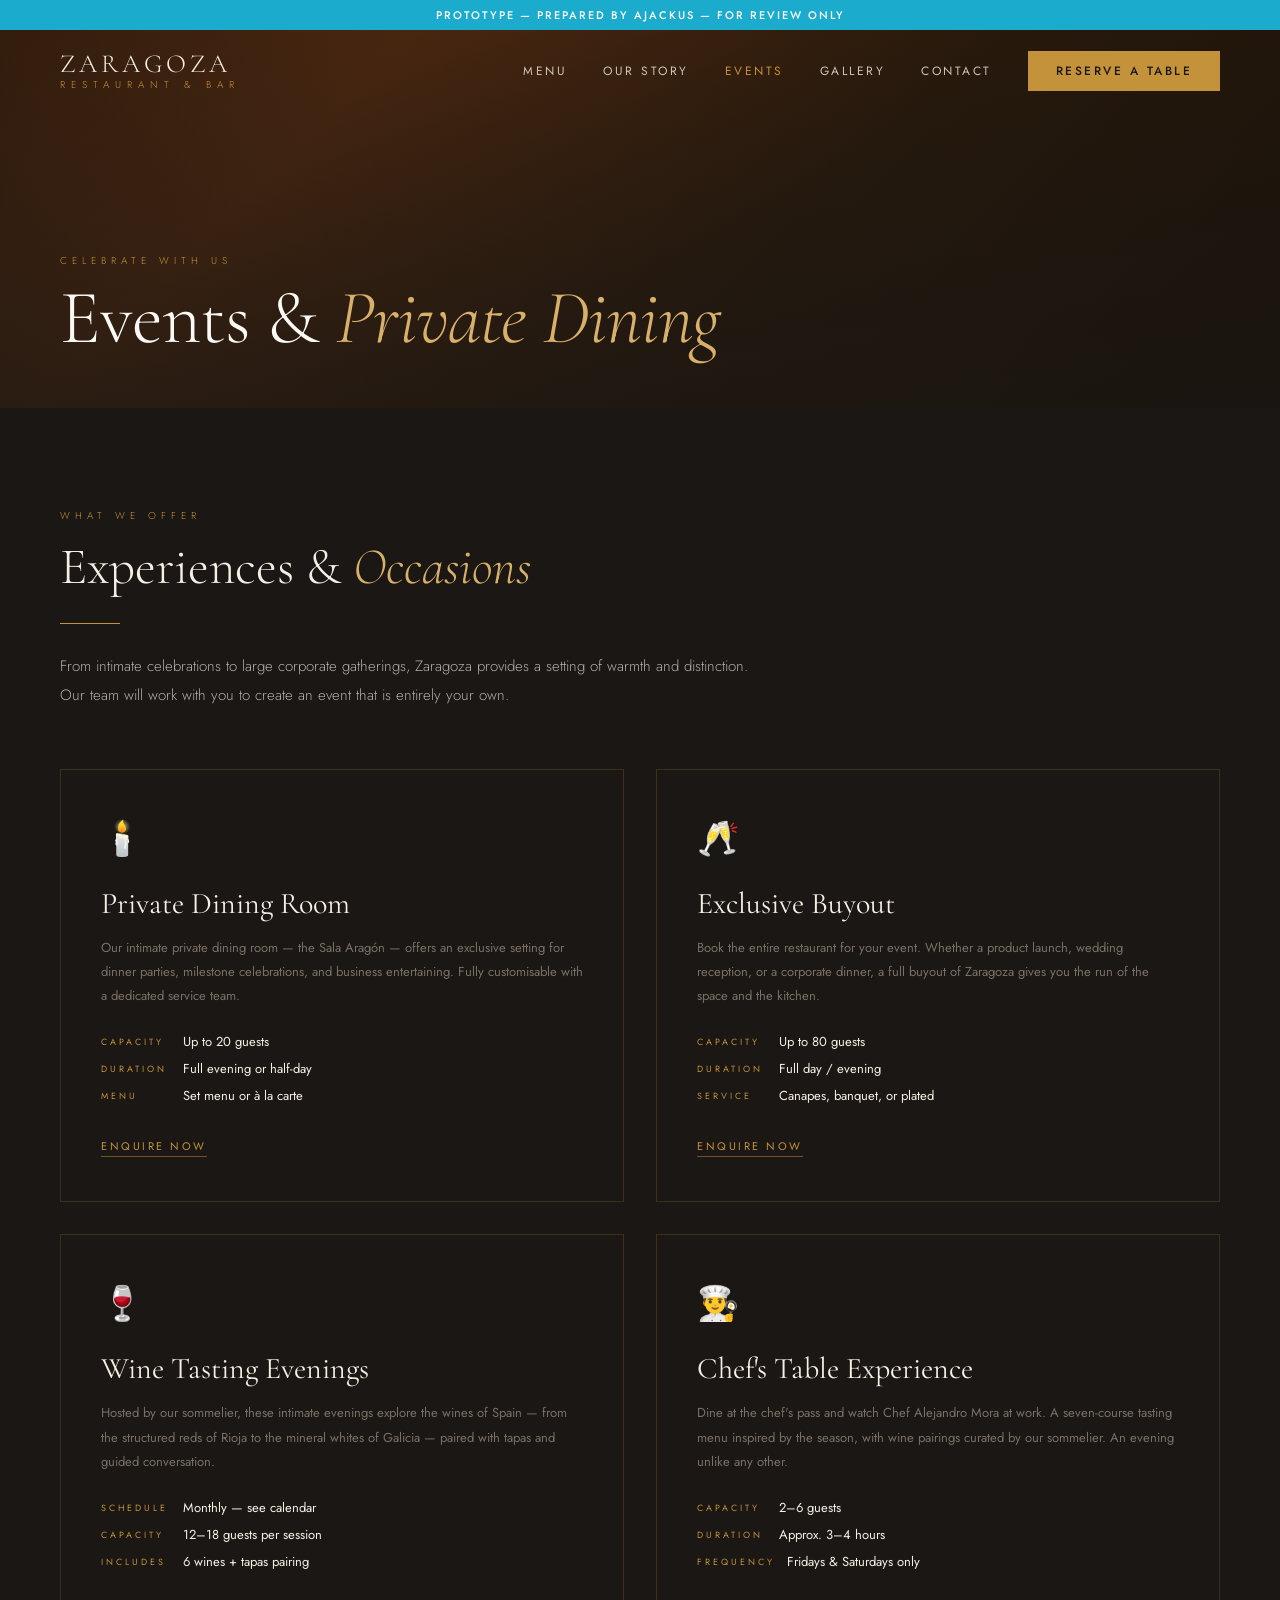
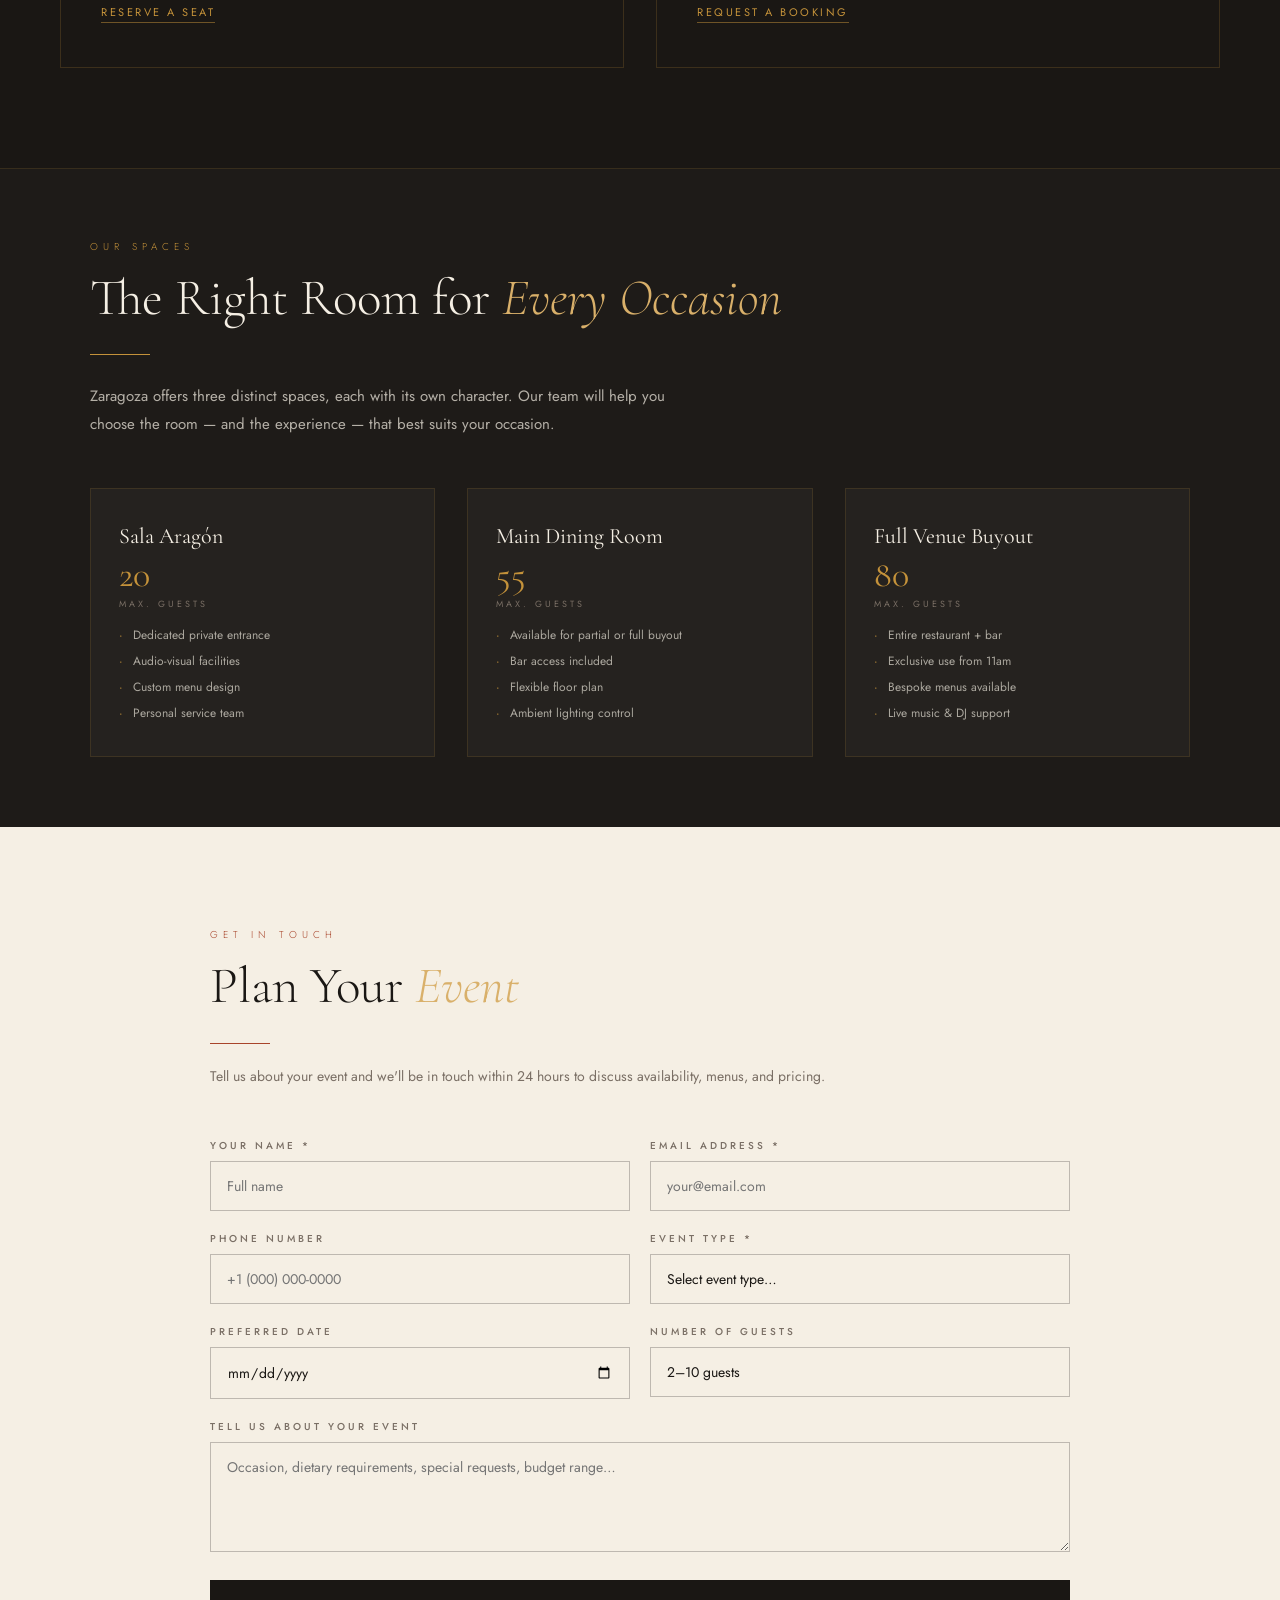
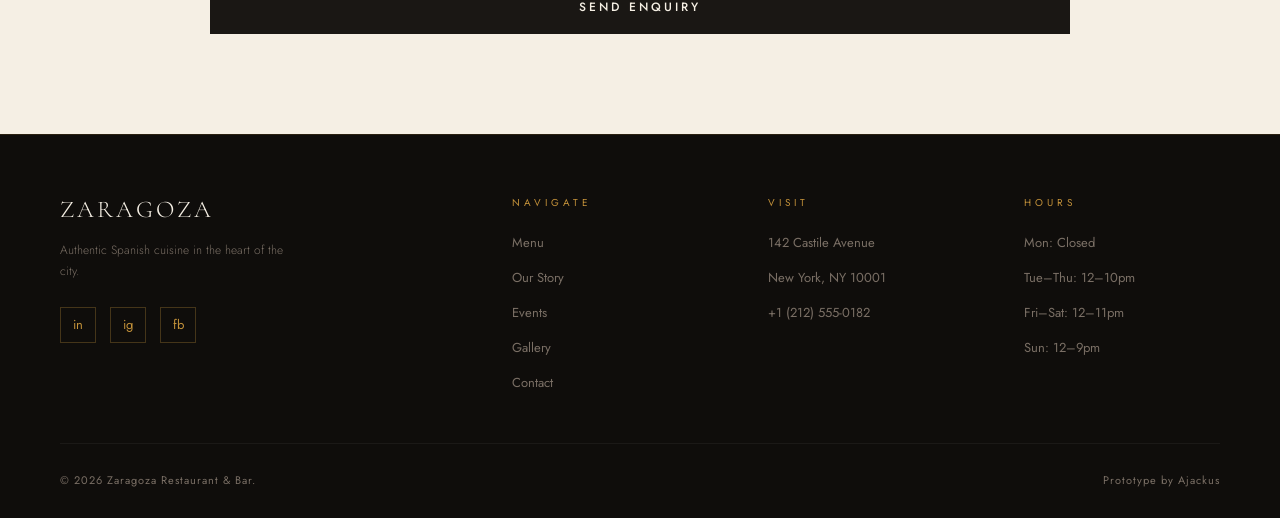
<file: events.html>
<!DOCTYPE html>
<html lang="en">
<head>
<meta charset="UTF-8">
<meta name="viewport" content="width=device-width, initial-scale=1.0">
<title>Events &amp; Private Dining — Zaragoza Restaurant &amp; Bar</title>
<link rel="preconnect" href="https://fonts.googleapis.com">
<link href="https://fonts.googleapis.com/css2?family=Cormorant+Garamond:ital,wght@0,300;0,400;0,600;1,300;1,400&family=Jost:wght@300;400;500&display=swap" rel="stylesheet">
<link rel="stylesheet" href="style.css">
<style>
  /* ── EVENTS GRID ── */
  #events-main { background: var(--charcoal); }
  .events-intro {
    max-width: 700px; font-size: 15px; line-height: 1.9;
    color: rgba(245,239,228,0.7); font-weight: 300; margin-bottom: 60px;
  }
  .events-grid { display: grid; grid-template-columns: 1fr 1fr; gap: 32px; }
  .event-card {
    border: 1px solid rgba(196,146,58,0.2); padding: 44px 40px;
    transition: border-color 0.3s, transform 0.3s;
    position: relative; overflow: hidden;
  }
  .event-card::before {
    content: ''; position: absolute; inset: 0;
    background: linear-gradient(135deg, rgba(196,146,58,0.06), transparent);
    opacity: 0; transition: opacity 0.3s;
  }
  .event-card:hover { border-color: var(--gold); transform: translateY(-4px); }
  .event-card:hover::before { opacity: 1; }
  .event-icon { font-size: 34px; margin-bottom: 22px; display: block; }
  .event-title {
    font-family: 'Cormorant Garamond', serif; font-size: 30px;
    font-weight: 400; color: var(--cream); margin-bottom: 14px;
  }
  .event-desc { font-size: 13px; color: var(--muted); line-height: 1.85; margin-bottom: 24px; }
  .event-details { display: flex; flex-direction: column; gap: 8px; margin-bottom: 28px; }
  .event-detail-row { display: flex; gap: 12px; align-items: center; }
  .event-detail-key { font-size: 9px; letter-spacing: 3px; text-transform: uppercase; color: var(--gold); min-width: 70px; }
  .event-detail-val { font-size: 13px; color: var(--cream); }
  .event-link {
    display: inline-block; font-size: 11px; letter-spacing: 2.5px; text-transform: uppercase;
    color: var(--gold); text-decoration: none; border-bottom: 1px solid rgba(196,146,58,0.5);
    padding-bottom: 2px; transition: color 0.2s;
  }
  .event-link:hover { color: var(--gold-light); }

  /* ── CAPACITY STRIP ── */
  #capacity-strip {
    background: var(--dark-3); padding: 70px 60px;
    border-top: 1px solid rgba(196,146,58,0.15);
  }
  .capacity-inner { max-width: 1100px; margin: 0 auto; }
  .capacity-intro { font-size: 15px; color: rgba(245,239,228,0.7); line-height: 1.85; max-width: 600px; margin-bottom: 50px; }
  .capacity-grid { display: grid; grid-template-columns: repeat(3, 1fr); gap: 32px; }
  .capacity-card {
    background: rgba(255,255,255,0.03); border: 1px solid rgba(196,146,58,0.15);
    padding: 34px 28px;
  }
  .capacity-room { font-family: 'Cormorant Garamond', serif; font-size: 22px; color: var(--cream); margin-bottom: 8px; }
  .capacity-cap { font-size: 36px; font-family: 'Cormorant Garamond', serif; color: var(--gold); line-height: 1; margin-bottom: 4px; }
  .capacity-cap-label { font-size: 9px; letter-spacing: 3px; text-transform: uppercase; color: var(--muted); margin-bottom: 16px; }
  .capacity-features { list-style: none; display: flex; flex-direction: column; gap: 8px; }
  .capacity-features li { font-size: 12px; color: rgba(245,239,228,0.65); display: flex; gap: 10px; align-items: flex-start; }
  .capacity-features li::before { content: '·'; color: var(--gold); flex-shrink: 0; }

  /* ── INQUIRY FORM ── */
  #inquiry { background: var(--cream); color: var(--charcoal); }
  #inquiry .section-title { color: var(--charcoal); }
  #inquiry .section-label { color: var(--terracotta); }
  #inquiry .divider { background: var(--terracotta); }
  .inquiry-inner { max-width: 860px; margin: 0 auto; }
  .inquiry-intro {
    font-size: 14px; color: var(--muted); line-height: 1.85; margin-bottom: 0;
    margin-top: -8px;
  }

  @media(max-width: 900px) {
    .events-grid { grid-template-columns: 1fr; }
    #capacity-strip { padding: 60px 28px; }
    .capacity-grid { grid-template-columns: 1fr; }
  }
</style>
</head>
<body>

<div class="proto-banner">Prototype — prepared by Ajackus — For Review Only</div>

<nav id="mainNav">
  <a href="index.html" class="nav-logo">ZARAGOZA <span>Restaurant &amp; Bar</span></a>
  <ul class="nav-links">
    <li><a href="menu.html">Menu</a></li>
    <li><a href="about.html">Our Story</a></li>
    <li><a href="events.html" class="active">Events</a></li>
    <li><a href="gallery.html">Gallery</a></li>
    <li><a href="contact.html">Contact</a></li>
    <li><a href="reservations.html" class="nav-cta">Reserve a Table</a></li>
  </ul>
  <div class="hamburger" onclick="openNav()"><span></span><span></span><span></span></div>
</nav>

<div class="nav-drawer" id="navDrawer">
  <button class="close-btn" onclick="closeNav()">✕</button>
  <a href="index.html" onclick="closeNav()">Home</a>
  <a href="menu.html" onclick="closeNav()">Menu</a>
  <a href="about.html" onclick="closeNav()">Our Story</a>
  <a href="events.html" onclick="closeNav()">Events</a>
  <a href="gallery.html" onclick="closeNav()">Gallery</a>
  <a href="contact.html" onclick="closeNav()">Contact</a>
  <a href="reservations.html" onclick="closeNav()" class="drawer-reserve">Reserve a Table</a>
</div>

<!-- PAGE HERO -->
<div class="page-hero">
  <div class="page-hero-bg"></div>
  <div class="page-hero-content">
    <p class="page-hero-eyebrow">Celebrate with Us</p>
    <h1 class="page-hero-title">Events &amp; <em>Private Dining</em></h1>
  </div>
</div>

<!-- EVENTS GRID -->
<section id="events-main">
  <p class="section-label">What We Offer</p>
  <h2 class="section-title">Experiences &amp; <em>Occasions</em></h2>
  <div class="divider"></div>
  <p class="events-intro">From intimate celebrations to large corporate gatherings, Zaragoza provides a setting of warmth and distinction. Our team will work with you to create an event that is entirely your own.</p>

  <div class="events-grid">
    <div class="event-card">
      <span class="event-icon">🕯️</span>
      <div class="event-title">Private Dining Room</div>
      <p class="event-desc">Our intimate private dining room — the Sala Aragón — offers an exclusive setting for dinner parties, milestone celebrations, and business entertaining. Fully customisable with a dedicated service team.</p>
      <div class="event-details">
        <div class="event-detail-row"><span class="event-detail-key">Capacity</span><span class="event-detail-val">Up to 20 guests</span></div>
        <div class="event-detail-row"><span class="event-detail-key">Duration</span><span class="event-detail-val">Full evening or half-day</span></div>
        <div class="event-detail-row"><span class="event-detail-key">Menu</span><span class="event-detail-val">Set menu or à la carte</span></div>
      </div>
      <a href="#inquiry" class="event-link">Enquire Now</a>
    </div>

    <div class="event-card">
      <span class="event-icon">🥂</span>
      <div class="event-title">Exclusive Buyout</div>
      <p class="event-desc">Book the entire restaurant for your event. Whether a product launch, wedding reception, or a corporate dinner, a full buyout of Zaragoza gives you the run of the space and the kitchen.</p>
      <div class="event-details">
        <div class="event-detail-row"><span class="event-detail-key">Capacity</span><span class="event-detail-val">Up to 80 guests</span></div>
        <div class="event-detail-row"><span class="event-detail-key">Duration</span><span class="event-detail-val">Full day / evening</span></div>
        <div class="event-detail-row"><span class="event-detail-key">Service</span><span class="event-detail-val">Canapes, banquet, or plated</span></div>
      </div>
      <a href="#inquiry" class="event-link">Enquire Now</a>
    </div>

    <div class="event-card">
      <span class="event-icon">🍷</span>
      <div class="event-title">Wine Tasting Evenings</div>
      <p class="event-desc">Hosted by our sommelier, these intimate evenings explore the wines of Spain — from the structured reds of Rioja to the mineral whites of Galicia — paired with tapas and guided conversation.</p>
      <div class="event-details">
        <div class="event-detail-row"><span class="event-detail-key">Schedule</span><span class="event-detail-val">Monthly — see calendar</span></div>
        <div class="event-detail-row"><span class="event-detail-key">Capacity</span><span class="event-detail-val">12–18 guests per session</span></div>
        <div class="event-detail-row"><span class="event-detail-key">Includes</span><span class="event-detail-val">6 wines + tapas pairing</span></div>
      </div>
      <a href="#inquiry" class="event-link">Reserve a Seat</a>
    </div>

    <div class="event-card">
      <span class="event-icon">👨‍🍳</span>
      <div class="event-title">Chef's Table Experience</div>
      <p class="event-desc">Dine at the chef's pass and watch Chef Alejandro Mora at work. A seven-course tasting menu inspired by the season, with wine pairings curated by our sommelier. An evening unlike any other.</p>
      <div class="event-details">
        <div class="event-detail-row"><span class="event-detail-key">Capacity</span><span class="event-detail-val">2–6 guests</span></div>
        <div class="event-detail-row"><span class="event-detail-key">Duration</span><span class="event-detail-val">Approx. 3–4 hours</span></div>
        <div class="event-detail-row"><span class="event-detail-key">Frequency</span><span class="event-detail-val">Fridays &amp; Saturdays only</span></div>
      </div>
      <a href="#inquiry" class="event-link">Request a Booking</a>
    </div>
  </div>
</section>

<!-- CAPACITY STRIP -->
<div id="capacity-strip">
  <div class="capacity-inner">
    <p class="section-label">Our Spaces</p>
    <h2 class="section-title">The Right Room for <em>Every Occasion</em></h2>
    <div class="divider"></div>
    <p class="capacity-intro">Zaragoza offers three distinct spaces, each with its own character. Our team will help you choose the room — and the experience — that best suits your occasion.</p>
    <div class="capacity-grid">
      <div class="capacity-card">
        <div class="capacity-room">Sala Aragón</div>
        <div class="capacity-cap">20</div>
        <div class="capacity-cap-label">Max. Guests</div>
        <ul class="capacity-features">
          <li>Dedicated private entrance</li>
          <li>Audio-visual facilities</li>
          <li>Custom menu design</li>
          <li>Personal service team</li>
        </ul>
      </div>
      <div class="capacity-card">
        <div class="capacity-room">Main Dining Room</div>
        <div class="capacity-cap">55</div>
        <div class="capacity-cap-label">Max. Guests</div>
        <ul class="capacity-features">
          <li>Available for partial or full buyout</li>
          <li>Bar access included</li>
          <li>Flexible floor plan</li>
          <li>Ambient lighting control</li>
        </ul>
      </div>
      <div class="capacity-card">
        <div class="capacity-room">Full Venue Buyout</div>
        <div class="capacity-cap">80</div>
        <div class="capacity-cap-label">Max. Guests</div>
        <ul class="capacity-features">
          <li>Entire restaurant + bar</li>
          <li>Exclusive use from 11am</li>
          <li>Bespoke menus available</li>
          <li>Live music &amp; DJ support</li>
        </ul>
      </div>
    </div>
  </div>
</div>

<!-- INQUIRY FORM -->
<section id="inquiry">
  <div class="inquiry-inner">
    <p class="section-label">Get in Touch</p>
    <h2 class="section-title">Plan Your <em>Event</em></h2>
    <div class="divider" style="background:var(--terracotta);"></div>
    <p class="inquiry-intro">Tell us about your event and we'll be in touch within 24 hours to discuss availability, menus, and pricing.</p>

    <div class="form-grid" id="inquiryForm">
      <div class="form-group">
        <label>Your Name *</label>
        <input type="text" id="inq-name" placeholder="Full name">
      </div>
      <div class="form-group">
        <label>Email Address *</label>
        <input type="email" id="inq-email" placeholder="your@email.com">
      </div>
      <div class="form-group">
        <label>Phone Number</label>
        <input type="tel" id="inq-phone" placeholder="+1 (000) 000-0000">
      </div>
      <div class="form-group">
        <label>Event Type *</label>
        <select id="inq-type">
          <option value="">Select event type…</option>
          <option>Private Dining Room</option>
          <option>Full Venue Buyout</option>
          <option>Wine Tasting Evening</option>
          <option>Chef's Table Experience</option>
          <option>Corporate Dinner</option>
          <option>Wedding Reception</option>
          <option>Birthday Celebration</option>
          <option>Other</option>
        </select>
      </div>
      <div class="form-group">
        <label>Preferred Date</label>
        <input type="date" id="inq-date">
      </div>
      <div class="form-group">
        <label>Number of Guests</label>
        <select id="inq-guests">
          <option>2–10 guests</option>
          <option>11–20 guests</option>
          <option>21–40 guests</option>
          <option>41–60 guests</option>
          <option>60+ guests</option>
        </select>
      </div>
      <div class="form-group full">
        <label>Tell Us About Your Event</label>
        <textarea id="inq-message" placeholder="Occasion, dietary requirements, special requests, budget range…"></textarea>
      </div>
      <button class="form-submit" onclick="submitInquiry()">Send Enquiry</button>
    </div>

    <div class="success-panel" id="inquirySuccess">
      <span class="success-icon">✉️</span>
      <div class="success-title" style="color:var(--terracotta);">Enquiry Received</div>
      <p class="success-body" style="color:var(--muted);">Thank you for reaching out. Our events team will review your enquiry and get back to you within 24 hours to discuss your event in detail.</p>
      <div class="success-detail" style="color:var(--charcoal);">We look forward to hosting you at Zaragoza.</div>
      <button class="success-reset" style="border-color:rgba(168,68,42,0.4);color:var(--terracotta);" onclick="resetInquiry()">Submit Another Enquiry</button>
    </div>
  </div>
</section>

<!-- FOOTER -->
<footer>
  <div class="footer-inner">
    <div>
      <div class="footer-brand-name">ZARAGOZA</div>
      <p class="footer-brand-tagline">Authentic Spanish cuisine in the heart of the city.</p>
      <div class="footer-social"><a href="#">in</a><a href="#">ig</a><a href="#">fb</a></div>
    </div>
    <div>
      <div class="footer-col-title">Navigate</div>
      <ul class="footer-links">
        <li><a href="menu.html">Menu</a></li>
        <li><a href="about.html">Our Story</a></li>
        <li><a href="events.html">Events</a></li>
        <li><a href="gallery.html">Gallery</a></li>
        <li><a href="contact.html">Contact</a></li>
      </ul>
    </div>
    <div>
      <div class="footer-col-title">Visit</div>
      <ul class="footer-links">
        <li><a href="#">142 Castile Avenue</a></li>
        <li><a href="#">New York, NY 10001</a></li>
        <li><a href="#">+1 (212) 555-0182</a></li>
      </ul>
    </div>
    <div>
      <div class="footer-col-title">Hours</div>
      <ul class="footer-links">
        <li><a href="#">Mon: Closed</a></li>
        <li><a href="#">Tue–Thu: 12–10pm</a></li>
        <li><a href="#">Fri–Sat: 12–11pm</a></li>
        <li><a href="#">Sun: 12–9pm</a></li>
      </ul>
    </div>
  </div>
  <div class="footer-bottom">
    <span>© 2026 Zaragoza Restaurant &amp; Bar.</span>
    <span>Prototype by Ajackus</span>
  </div>
</footer>

<a href="reservations.html" class="sticky-reserve" id="stickyReserve">Reserve a Table</a>

<script>
function submitInquiry() {
  const name = document.getElementById('inq-name').value.trim();
  const email = document.getElementById('inq-email').value.trim();
  const type = document.getElementById('inq-type').value;
  if (!name || !email || !type) {
    alert('Please fill in your name, email, and event type.');
    return;
  }
  document.getElementById('inquiryForm').style.display = 'none';
  document.getElementById('inquirySuccess').classList.add('visible');
  window.scrollTo({ top: document.getElementById('inquiry').offsetTop - 60, behavior: 'smooth' });
}
function resetInquiry() {
  document.getElementById('inquiryForm').style.display = 'grid';
  document.getElementById('inquirySuccess').classList.remove('visible');
  document.getElementById('inq-name').value = '';
  document.getElementById('inq-email').value = '';
  document.getElementById('inq-phone').value = '';
  document.getElementById('inq-type').value = '';
  document.getElementById('inq-date').value = '';
  document.getElementById('inq-message').value = '';
}
const nav = document.getElementById('mainNav');
window.addEventListener('scroll', () => {
  nav.classList.toggle('scrolled', window.scrollY > 60);
  document.getElementById('stickyReserve').classList.toggle('visible', window.scrollY > 300);
});
function openNav() { document.getElementById('navDrawer').classList.add('open'); document.body.style.overflow='hidden'; }
function closeNav() { document.getElementById('navDrawer').classList.remove('open'); document.body.style.overflow=''; }
</script>
</body>
</html>
</file>
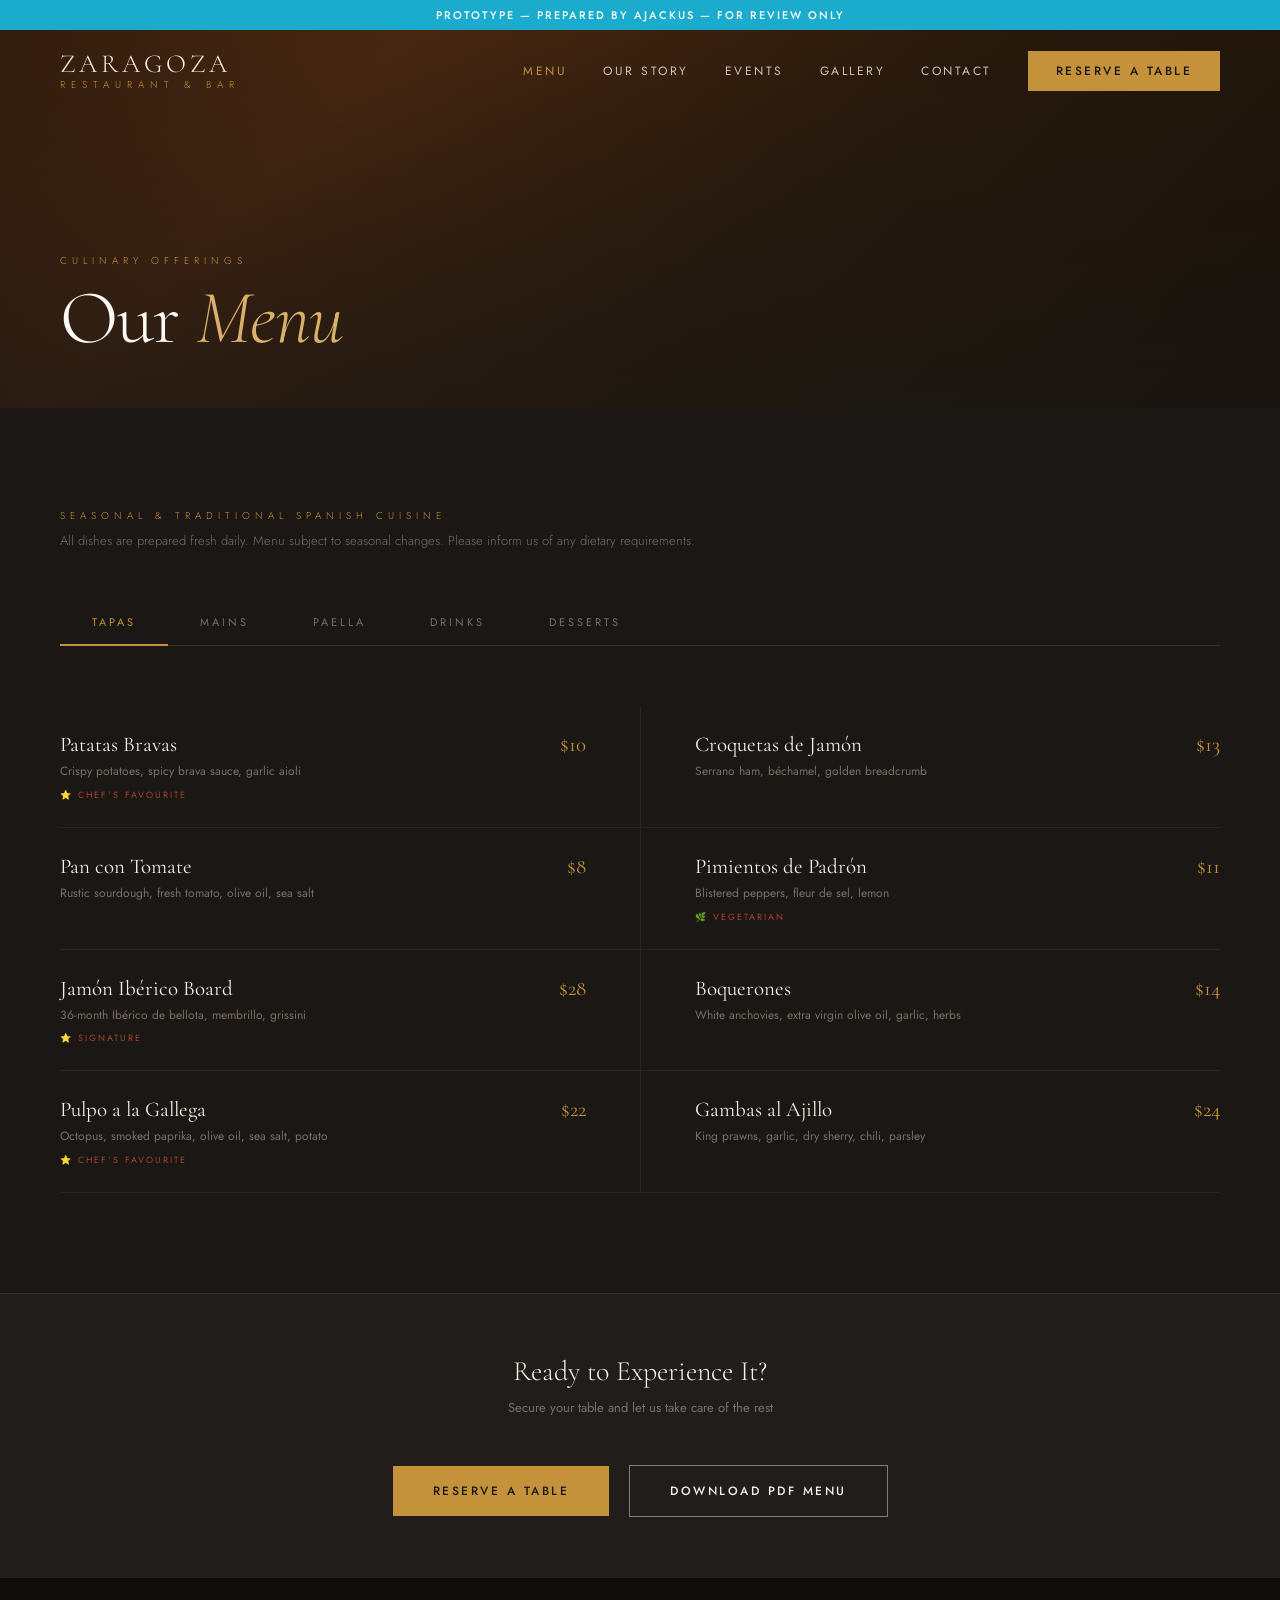
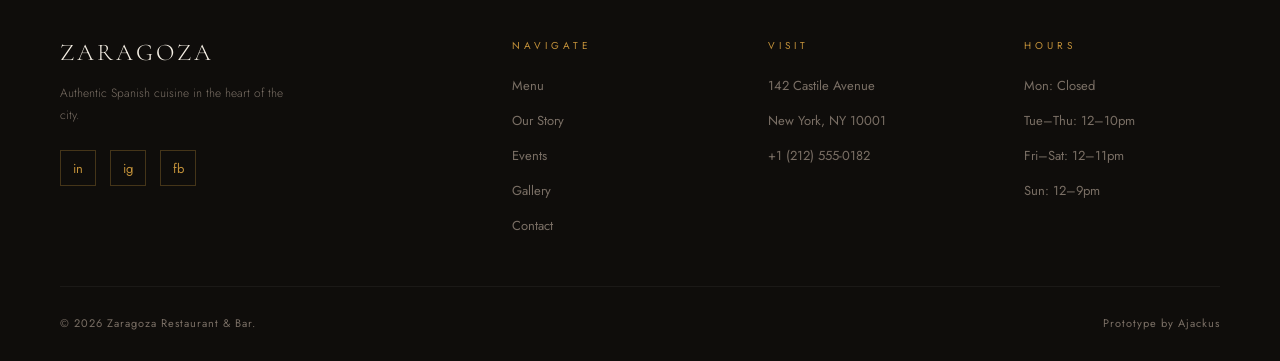
<file: menu.html>
<!DOCTYPE html>
<html lang="en">
<head>
<meta charset="UTF-8">
<meta name="viewport" content="width=device-width, initial-scale=1.0">
<title>Menu — Zaragoza Restaurant &amp; Bar</title>
<link rel="preconnect" href="https://fonts.googleapis.com">
<link href="https://fonts.googleapis.com/css2?family=Cormorant+Garamond:ital,wght@0,300;0,400;0,600;1,300;1,400&family=Jost:wght@300;400;500&display=swap" rel="stylesheet">
<link rel="stylesheet" href="style.css">
<style>
  /* ── MENU PAGE SPECIFIC ── */
  #menu-content { background: var(--charcoal); }

  .menu-tabs {
    display: flex; gap: 0;
    border-bottom: 1px solid rgba(196,146,58,0.2);
    margin-bottom: 60px; flex-wrap: wrap;
  }
  .menu-tab {
    padding: 14px 32px; font-size: 11px; letter-spacing: 3px; text-transform: uppercase;
    color: var(--muted); cursor: pointer; border-bottom: 2px solid transparent;
    margin-bottom: -1px; transition: color 0.2s, border-color 0.2s; font-weight: 400;
    background: none; border-top: none; border-left: none; border-right: none;
    font-family: 'Jost', sans-serif;
  }
  .menu-tab.active { color: var(--gold); border-bottom-color: var(--gold); }
  .menu-tab:hover { color: var(--gold-light); }

  .menu-grid {
    display: grid; grid-template-columns: 1fr 1fr; gap: 0;
  }
  .menu-item {
    padding: 26px 0; border-bottom: 1px solid rgba(196,146,58,0.1);
    display: flex; justify-content: space-between; gap: 24px; align-items: flex-start;
  }
  .menu-item:nth-child(odd) { padding-right: 54px; }
  .menu-item:nth-child(even) { padding-left: 54px; border-left: 1px solid rgba(196,146,58,0.1); }
  .menu-item-name {
    font-family: 'Cormorant Garamond', serif; font-size: 21px;
    font-weight: 400; color: var(--cream); margin-bottom: 5px;
  }
  .menu-item-desc { font-size: 12px; color: var(--muted); line-height: 1.65; max-width: 300px; }
  .menu-item-badge { font-size: 9px; letter-spacing: 2px; text-transform: uppercase; color: var(--terracotta); margin-top: 6px; }
  .menu-item-price {
    font-family: 'Cormorant Garamond', serif; font-size: 21px;
    color: var(--gold); white-space: nowrap; flex-shrink: 0;
  }

  .menu-cta-band {
    background: var(--dark-2); padding: 60px; text-align: center;
    border-top: 1px solid rgba(196,146,58,0.15);
  }
  .menu-cta-text {
    font-family: 'Cormorant Garamond', serif; font-size: 28px; font-weight: 300;
    color: var(--cream); margin-bottom: 10px;
  }
  .menu-cta-sub { font-size: 13px; color: var(--muted); margin-bottom: 36px; }

  @media(max-width: 900px) {
    .menu-grid { grid-template-columns: 1fr; }
    .menu-item:nth-child(odd) { padding-right: 0; }
    .menu-item:nth-child(even) { padding-left: 0; border-left: none; }
    .menu-cta-band { padding: 50px 28px; }
  }
  @media(max-width: 600px) {
    .menu-tab { padding: 12px 18px; font-size: 10px; }
  }
</style>
</head>
<body>

<div class="proto-banner">Prototype — prepared by Ajackus — For Review Only</div>

<nav id="mainNav">
  <a href="index.html" class="nav-logo">ZARAGOZA <span>Restaurant &amp; Bar</span></a>
  <ul class="nav-links">
    <li><a href="menu.html" class="active">Menu</a></li>
    <li><a href="about.html">Our Story</a></li>
    <li><a href="events.html">Events</a></li>
    <li><a href="gallery.html">Gallery</a></li>
    <li><a href="contact.html">Contact</a></li>
    <li><a href="reservations.html" class="nav-cta">Reserve a Table</a></li>
  </ul>
  <div class="hamburger" onclick="openNav()"><span></span><span></span><span></span></div>
</nav>

<div class="nav-drawer" id="navDrawer">
  <button class="close-btn" onclick="closeNav()">✕</button>
  <a href="index.html" onclick="closeNav()">Home</a>
  <a href="menu.html" onclick="closeNav()">Menu</a>
  <a href="about.html" onclick="closeNav()">Our Story</a>
  <a href="events.html" onclick="closeNav()">Events</a>
  <a href="gallery.html" onclick="closeNav()">Gallery</a>
  <a href="contact.html" onclick="closeNav()">Contact</a>
  <a href="reservations.html" onclick="closeNav()" class="drawer-reserve">Reserve a Table</a>
</div>

<!-- PAGE HERO -->
<div class="page-hero">
  <div class="page-hero-bg"></div>
  <div class="page-hero-content">
    <p class="page-hero-eyebrow">Culinary Offerings</p>
    <h1 class="page-hero-title">Our <em>Menu</em></h1>
  </div>
</div>

<!-- MENU CONTENT -->
<section id="menu-content">
  <p class="section-label" style="margin-bottom:0;">Seasonal &amp; Traditional Spanish Cuisine</p>
  <p style="font-size:13px;color:var(--muted);margin-top:8px;margin-bottom:50px;font-weight:300;">All dishes are prepared fresh daily. Menu subject to seasonal changes. Please inform us of any dietary requirements.</p>

  <div class="menu-tabs">
    <button class="menu-tab active" data-tab="tapas">Tapas</button>
    <button class="menu-tab" data-tab="mains">Mains</button>
    <button class="menu-tab" data-tab="paella">Paella</button>
    <button class="menu-tab" data-tab="drinks">Drinks</button>
    <button class="menu-tab" data-tab="desserts">Desserts</button>
  </div>

  <div class="menu-grid" id="menuGrid">
    <!-- Rendered by JS -->
  </div>
</section>

<!-- CTA BAND -->
<div class="menu-cta-band">
  <p class="menu-cta-text">Ready to Experience It?</p>
  <p class="menu-cta-sub">Secure your table and let us take care of the rest</p>
  <a href="reservations.html" class="btn-primary">Reserve a Table</a>
  &nbsp;&nbsp;
  <a href="#" class="btn-outline" style="margin-top:12px;">Download PDF Menu</a>
</div>

<!-- FOOTER -->
<footer>
  <div class="footer-inner">
    <div>
      <div class="footer-brand-name">ZARAGOZA</div>
      <p class="footer-brand-tagline">Authentic Spanish cuisine in the heart of the city.</p>
      <div class="footer-social">
        <a href="#">in</a><a href="#">ig</a><a href="#">fb</a>
      </div>
    </div>
    <div>
      <div class="footer-col-title">Navigate</div>
      <ul class="footer-links">
        <li><a href="menu.html">Menu</a></li>
        <li><a href="about.html">Our Story</a></li>
        <li><a href="events.html">Events</a></li>
        <li><a href="gallery.html">Gallery</a></li>
        <li><a href="contact.html">Contact</a></li>
      </ul>
    </div>
    <div>
      <div class="footer-col-title">Visit</div>
      <ul class="footer-links">
        <li><a href="#">142 Castile Avenue</a></li>
        <li><a href="#">New York, NY 10001</a></li>
        <li><a href="#">+1 (212) 555-0182</a></li>
      </ul>
    </div>
    <div>
      <div class="footer-col-title">Hours</div>
      <ul class="footer-links">
        <li><a href="#">Mon: Closed</a></li>
        <li><a href="#">Tue–Thu: 12–10pm</a></li>
        <li><a href="#">Fri–Sat: 12–11pm</a></li>
        <li><a href="#">Sun: 12–9pm</a></li>
      </ul>
    </div>
  </div>
  <div class="footer-bottom">
    <span>© 2026 Zaragoza Restaurant &amp; Bar.</span>
    <span>Prototype by Ajackus</span>
  </div>
</footer>

<a href="reservations.html" class="sticky-reserve" id="stickyReserve">Reserve a Table</a>

<script>
const menuData = {
  tapas: [
    { name: 'Patatas Bravas', desc: 'Crispy potatoes, spicy brava sauce, garlic aioli', price: '$10', badge: '⭐ Chef\'s Favourite' },
    { name: 'Croquetas de Jamón', desc: 'Serrano ham, béchamel, golden breadcrumb', price: '$13' },
    { name: 'Pan con Tomate', desc: 'Rustic sourdough, fresh tomato, olive oil, sea salt', price: '$8' },
    { name: 'Pimientos de Padrón', desc: 'Blistered peppers, fleur de sel, lemon', price: '$11', badge: '🌿 Vegetarian' },
    { name: 'Jamón Ibérico Board', desc: '36-month Ibérico de bellota, membrillo, grissini', price: '$28', badge: '⭐ Signature' },
    { name: 'Boquerones', desc: 'White anchovies, extra virgin olive oil, garlic, herbs', price: '$14' },
    { name: 'Pulpo a la Gallega', desc: 'Octopus, smoked paprika, olive oil, sea salt, potato', price: '$22', badge: '⭐ Chef\'s Favourite' },
    { name: 'Gambas al Ajillo', desc: 'King prawns, garlic, dry sherry, chili, parsley', price: '$24' },
  ],
  mains: [
    { name: 'Cochinillo Asado', desc: 'Slow-roasted suckling pig, apple compote, jus, seasonal greens', price: '$48', badge: '⭐ Signature' },
    { name: 'Merluza a la Vasca', desc: 'Basque-style hake, clams, asparagus, green sauce', price: '$36' },
    { name: 'Cordero Lechal', desc: 'Roasted milk-fed lamb, rosemary, garlic, roasted vegetables', price: '$44', badge: '⭐ Chef\'s Favourite' },
    { name: 'Lomo de Cerdo Ibérico', desc: 'Ibérico pork loin, Pedro Ximénez reduction, grilled mushrooms', price: '$38' },
    { name: 'Pulpo a la Plancha', desc: 'Grilled octopus, potato purée, pimentón oil, micro herbs', price: '$40' },
    { name: 'Menestra de Verduras', desc: 'Seasonal vegetables, artichokes, peas, jamón, soft egg', price: '$28', badge: '🌿 Vegetarian option' },
  ],
  paella: [
    { name: 'Paella Valenciana', desc: 'Saffron rice, free-range chicken, rabbit, green beans, rosemary', price: '$38', badge: '⭐ Traditional' },
    { name: 'Paella de Marisco', desc: 'Seafood paella — prawns, mussels, squid, clams, saffron broth', price: '$42', badge: '⭐ Chef\'s Favourite' },
    { name: 'Arroz Negro', desc: 'Black rice, squid ink, cuttlefish, alioli, lemon', price: '$36' },
    { name: 'Paella Mixta', desc: 'Chicken, chorizo, prawns, mussels, saffron — the crowd favourite', price: '$40' },
    { name: 'Fideua', desc: 'Catalonian noodle paella, monkfish, prawns, aioli', price: '$34' },
  ],
  drinks: [
    { name: 'Sangría de la Casa', desc: 'Red wine, brandy, seasonal fruit, cinnamon, orange — serves 2', price: '$28', badge: '⭐ House Special' },
    { name: 'Clericot Blanco', desc: 'White wine sangria, elderflower, peach, mint — serves 2', price: '$26' },
    { name: 'Tintos por Copa', desc: 'Selection of Spanish red wines — Rioja, Ribera del Duero, Garnacha', price: 'from $14' },
    { name: 'Blancos por Copa', desc: 'White & rosé wines — Albariño, Verdejo, Txakoli', price: 'from $13' },
    { name: 'Agua de Valencia', desc: 'Cava, fresh orange juice, gin, vodka — the Valencian classic', price: '$16', badge: '⭐ Signature Cocktail' },
    { name: 'Rebujito', desc: 'Fino sherry, lemon Fanta, mint, ice — light and festive', price: '$14' },
  ],
  desserts: [
    { name: 'Crema Catalana', desc: 'Silky custard, caramelized sugar crust, orange zest, cinnamon', price: '$12', badge: '⭐ Classic' },
    { name: 'Churros con Chocolate', desc: 'Crispy churros, rich dark chocolate sauce, dusting of cinnamon sugar', price: '$11' },
    { name: 'Tarta de Santiago', desc: 'Almond cake, lemon, cross of Saint James motif, crème fraîche', price: '$13' },
    { name: 'Torrijas', desc: 'Spanish French toast, honey, vanilla ice cream, candied orange', price: '$12' },
    { name: 'Tabla de Quesos', desc: 'Selection of Spanish cheeses — Manchego, Idiazábal, Cabrales, quince', price: '$22', badge: '⭐ For the Table' },
  ]
};

function renderMenu(tab) {
  const items = menuData[tab];
  const grid = document.getElementById('menuGrid');
  grid.innerHTML = items.map(item => `
    <div class="menu-item">
      <div>
        <div class="menu-item-name">${item.name}</div>
        <div class="menu-item-desc">${item.desc}</div>
        ${item.badge ? `<div class="menu-item-badge">${item.badge}</div>` : ''}
      </div>
      <div class="menu-item-price">${item.price}</div>
    </div>
  `).join('');
}

document.querySelectorAll('.menu-tab').forEach(tab => {
  tab.addEventListener('click', () => {
    document.querySelectorAll('.menu-tab').forEach(t => t.classList.remove('active'));
    tab.classList.add('active');
    renderMenu(tab.dataset.tab);
  });
});

// Init
renderMenu('tapas');

// Nav
const nav = document.getElementById('mainNav');
window.addEventListener('scroll', () => {
  nav.classList.toggle('scrolled', window.scrollY > 60);
  document.getElementById('stickyReserve').classList.toggle('visible', window.scrollY > 300);
});
function openNav() { document.getElementById('navDrawer').classList.add('open'); document.body.style.overflow='hidden'; }
function closeNav() { document.getElementById('navDrawer').classList.remove('open'); document.body.style.overflow=''; }
</script>
</body>
</html>
</file>
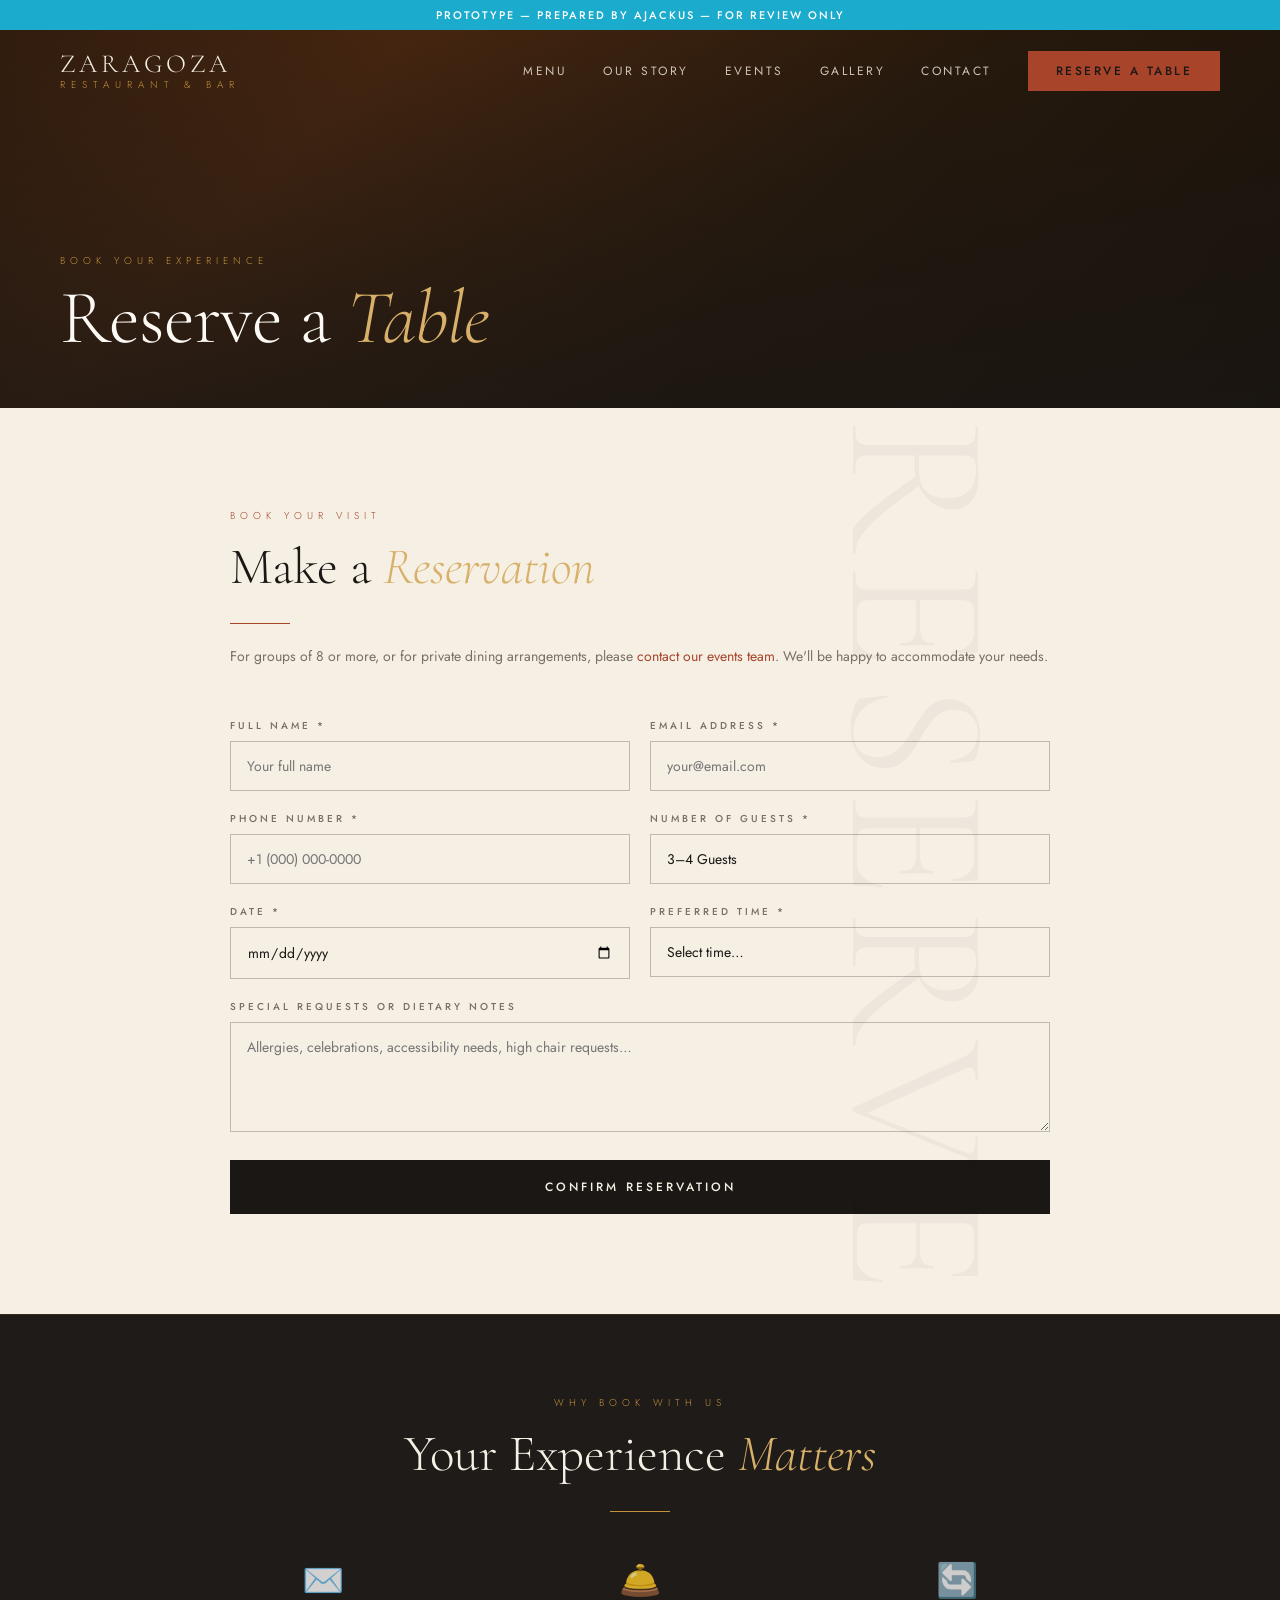
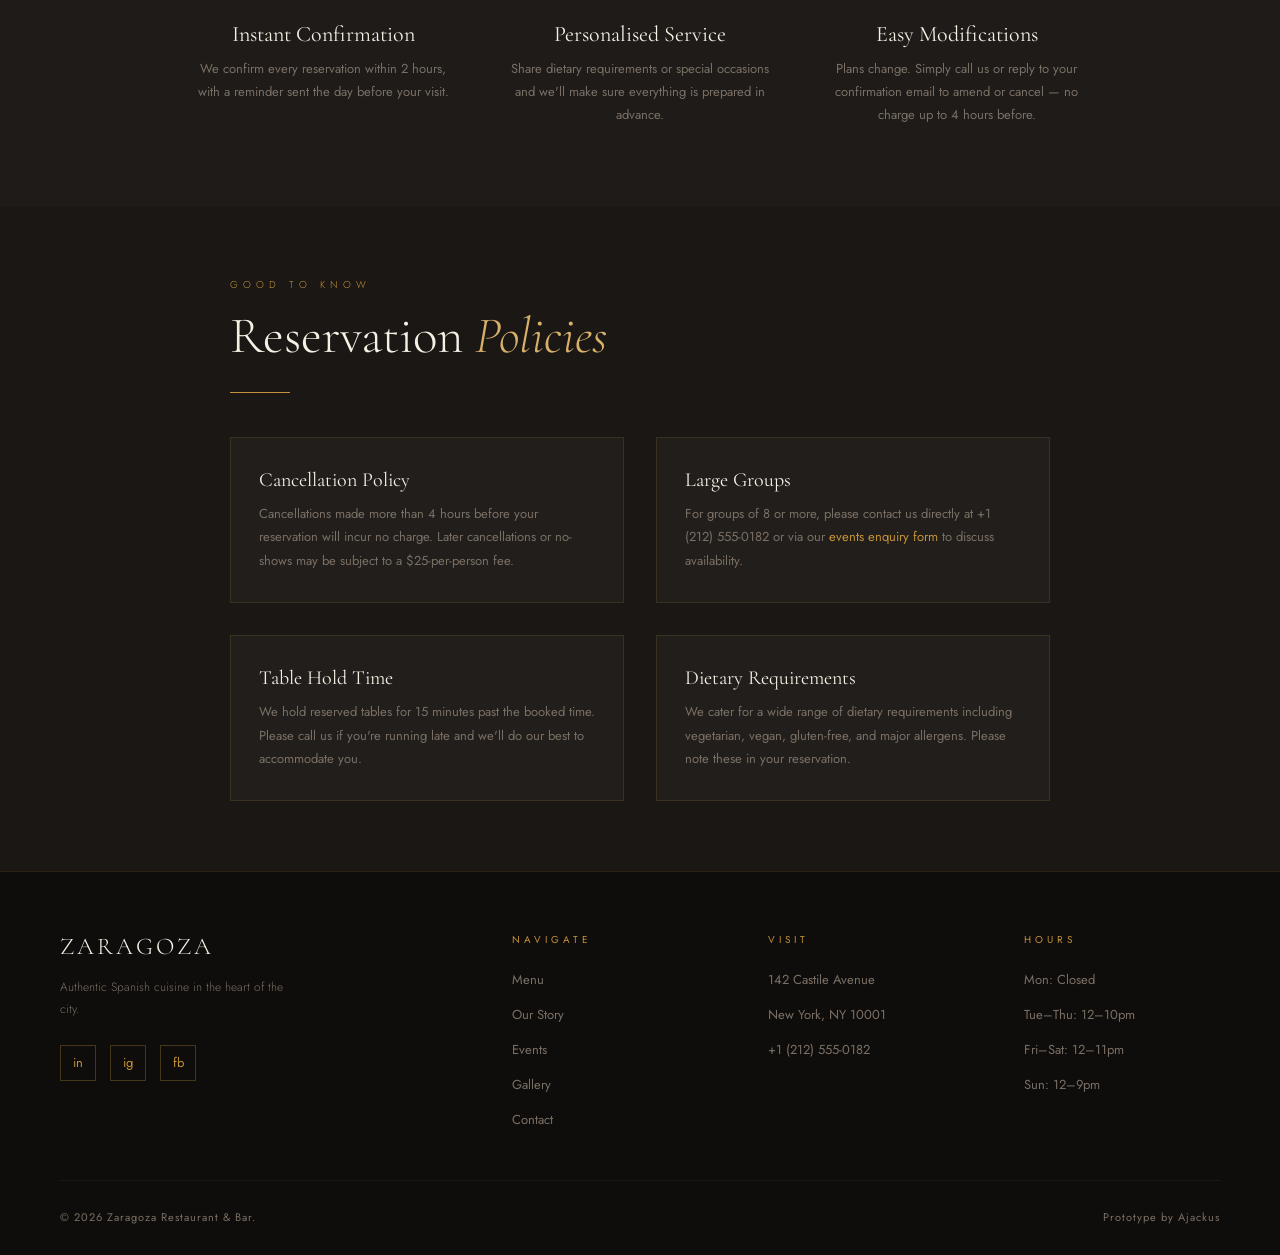
<file: reservations.html>
<!DOCTYPE html>
<html lang="en">
<head>
<meta charset="UTF-8">
<meta name="viewport" content="width=device-width, initial-scale=1.0">
<title>Reserve a Table — Zaragoza Restaurant &amp; Bar</title>
<link rel="preconnect" href="https://fonts.googleapis.com">
<link href="https://fonts.googleapis.com/css2?family=Cormorant+Garamond:ital,wght@0,300;0,400;0,600;1,300;1,400&family=Jost:wght@300;400;500&display=swap" rel="stylesheet">
<link rel="stylesheet" href="style.css">
<style>
  /* ── RESERVATIONS ── */
  #res-section {
    background: var(--cream); color: var(--charcoal);
    position: relative; overflow: hidden;
  }
  #res-section::before {
    content: 'RESERVE';
    position: absolute; right: -80px; top: 50%; transform: translateY(-50%) rotate(90deg);
    font-family: 'Cormorant Garamond', serif; font-size: 200px; font-weight: 300;
    color: rgba(26,23,20,0.04); letter-spacing: 12px; white-space: nowrap; pointer-events: none;
  }
  #res-section .section-title { color: var(--charcoal); }
  #res-section .section-label { color: var(--terracotta); }
  #res-section .divider { background: var(--terracotta); }
  .res-inner { max-width: 820px; margin: 0 auto; }
  .res-intro { font-size: 14px; color: var(--muted); line-height: 1.85; margin-top: -8px; margin-bottom: 0; }
  .res-intro a { color: var(--terracotta); text-decoration: none; }

  /* Success panel on light bg */
  #res-section .success-panel { border-color: rgba(196,146,58,0.3); }
  #res-section .success-title { color: var(--gold); }
  #res-section .success-body { color: var(--muted); }
  #res-section .success-detail { color: var(--charcoal); }

  /* ── WHY BOOK BAND ── */
  #why-book {
    background: var(--dark-3); padding: 80px 60px;
    border-top: 1px solid rgba(196,146,58,0.15);
  }
  .why-grid { display: grid; grid-template-columns: repeat(3, 1fr); gap: 50px; max-width: 900px; margin: 44px auto 0; }
  .why-item { text-align: center; }
  .why-icon { font-size: 34px; margin-bottom: 16px; display: block; opacity: 0.8; }
  .why-title { font-family: 'Cormorant Garamond', serif; font-size: 22px; color: var(--cream); margin-bottom: 10px; }
  .why-body { font-size: 13px; color: var(--muted); line-height: 1.8; }

  /* ── POLICIES ── */
  #policies { background: var(--charcoal); padding: 70px 60px; }
  .policies-inner { max-width: 820px; margin: 0 auto; }
  .policy-grid { display: grid; grid-template-columns: 1fr 1fr; gap: 32px; margin-top: 44px; }
  .policy-card {
    background: rgba(255,255,255,0.03); border: 1px solid rgba(196,146,58,0.15);
    padding: 30px 28px;
  }
  .policy-title { font-family: 'Cormorant Garamond', serif; font-size: 20px; color: var(--cream); margin-bottom: 10px; }
  .policy-body { font-size: 13px; color: var(--muted); line-height: 1.8; }

  @media(max-width: 900px) {
    #res-section::before { display: none; }
    #why-book { padding: 60px 28px; }
    .why-grid { grid-template-columns: 1fr; gap: 32px; }
    #policies { padding: 60px 28px; }
    .policy-grid { grid-template-columns: 1fr; }
  }
</style>
</head>
<body>

<div class="proto-banner">Prototype — prepared by Ajackus — For Review Only</div>

<nav id="mainNav">
  <a href="index.html" class="nav-logo">ZARAGOZA <span>Restaurant &amp; Bar</span></a>
  <ul class="nav-links">
    <li><a href="menu.html">Menu</a></li>
    <li><a href="about.html">Our Story</a></li>
    <li><a href="events.html">Events</a></li>
    <li><a href="gallery.html">Gallery</a></li>
    <li><a href="contact.html">Contact</a></li>
    <li><a href="reservations.html" class="nav-cta active" style="background:var(--terracotta);">Reserve a Table</a></li>
  </ul>
  <div class="hamburger" onclick="openNav()"><span></span><span></span><span></span></div>
</nav>

<div class="nav-drawer" id="navDrawer">
  <button class="close-btn" onclick="closeNav()">✕</button>
  <a href="index.html" onclick="closeNav()">Home</a>
  <a href="menu.html" onclick="closeNav()">Menu</a>
  <a href="about.html" onclick="closeNav()">Our Story</a>
  <a href="events.html" onclick="closeNav()">Events</a>
  <a href="gallery.html" onclick="closeNav()">Gallery</a>
  <a href="contact.html" onclick="closeNav()">Contact</a>
  <a href="reservations.html" onclick="closeNav()" class="drawer-reserve">Reserve a Table</a>
</div>

<!-- PAGE HERO -->
<div class="page-hero" style="background:linear-gradient(180deg, rgba(26,23,20,0.35) 0%, rgba(26,23,20,0.8) 100%), linear-gradient(135deg, #3d1f0a 0%, #5c2d0e 25%, #2d1a08 60%, #1a0f05 100%);">
  <div class="page-hero-bg" style="background:none;"></div>
  <div class="page-hero-content">
    <p class="page-hero-eyebrow">Book Your Experience</p>
    <h1 class="page-hero-title">Reserve a <em>Table</em></h1>
  </div>
</div>

<!-- RESERVATION FORM -->
<section id="res-section">
  <div class="res-inner">
    <p class="section-label">Book Your Visit</p>
    <h2 class="section-title">Make a <em>Reservation</em></h2>
    <div class="divider" style="background:var(--terracotta);"></div>
    <p class="res-intro">For groups of 8 or more, or for private dining arrangements, please <a href="events.html">contact our events team</a>. We'll be happy to accommodate your needs.</p>

    <div class="form-grid" id="resForm">
      <div class="form-group">
        <label>Full Name *</label>
        <input type="text" id="res-name" placeholder="Your full name">
      </div>
      <div class="form-group">
        <label>Email Address *</label>
        <input type="email" id="res-email" placeholder="your@email.com">
      </div>
      <div class="form-group">
        <label>Phone Number *</label>
        <input type="tel" id="res-phone" placeholder="+1 (000) 000-0000">
      </div>
      <div class="form-group">
        <label>Number of Guests *</label>
        <select id="res-guests">
          <option value="">Select…</option>
          <option>1 Guest</option>
          <option>2 Guests</option>
          <option selected>3–4 Guests</option>
          <option>5–6 Guests</option>
          <option>7 Guests</option>
        </select>
      </div>
      <div class="form-group">
        <label>Date *</label>
        <input type="date" id="res-date">
      </div>
      <div class="form-group">
        <label>Preferred Time *</label>
        <select id="res-time">
          <option value="">Select time…</option>
          <optgroup label="Lunch Service">
            <option>12:00 PM</option>
            <option>12:30 PM</option>
            <option>1:00 PM</option>
            <option>1:30 PM</option>
            <option>2:00 PM</option>
          </optgroup>
          <optgroup label="Dinner Service">
            <option>6:00 PM</option>
            <option>6:30 PM</option>
            <option>7:00 PM</option>
            <option>7:30 PM</option>
            <option>8:00 PM</option>
            <option>8:30 PM</option>
            <option>9:00 PM</option>
            <option>9:30 PM</option>
          </optgroup>
        </select>
      </div>
      <div class="form-group full">
        <label>Special Requests or Dietary Notes</label>
        <textarea id="res-notes" placeholder="Allergies, celebrations, accessibility needs, high chair requests…"></textarea>
      </div>
      <button class="form-submit" onclick="submitReservation()">Confirm Reservation</button>
    </div>

    <!-- SUCCESS STATE -->
    <div class="success-panel" id="resSuccess">
      <span class="success-icon">🍽️</span>
      <div class="success-title">Reservation Request Received</div>
      <p class="success-body">Thank you for choosing Zaragoza. We'll confirm your reservation via email within 2 hours. If you don't hear from us, please call us at <strong style="color:var(--charcoal);">+1 (212) 555-0182</strong>.</p>
      <div id="resSummary" style="margin-top:20px;padding:20px;background:rgba(196,146,58,0.08);border:1px solid rgba(196,146,58,0.2);text-align:left;max-width:360px;margin:20px auto 0;">
        <!-- Filled by JS -->
      </div>
      <button class="success-reset" onclick="resetReservation()">Make Another Reservation</button>
    </div>
  </div>
</section>

<!-- WHY BOOK -->
<section id="why-book">
  <p class="section-label" style="text-align:center;">Why Book with Us</p>
  <h2 class="section-title" style="text-align:center;">Your Experience <em>Matters</em></h2>
  <div class="divider" style="margin:28px auto;"></div>
  <div class="why-grid">
    <div class="why-item">
      <span class="why-icon">✉️</span>
      <div class="why-title">Instant Confirmation</div>
      <p class="why-body">We confirm every reservation within 2 hours, with a reminder sent the day before your visit.</p>
    </div>
    <div class="why-item">
      <span class="why-icon">🛎️</span>
      <div class="why-title">Personalised Service</div>
      <p class="why-body">Share dietary requirements or special occasions and we'll make sure everything is prepared in advance.</p>
    </div>
    <div class="why-item">
      <span class="why-icon">🔄</span>
      <div class="why-title">Easy Modifications</div>
      <p class="why-body">Plans change. Simply call us or reply to your confirmation email to amend or cancel — no charge up to 4 hours before.</p>
    </div>
  </div>
</section>

<!-- POLICIES -->
<section id="policies">
  <div class="policies-inner">
    <p class="section-label">Good to Know</p>
    <h2 class="section-title">Reservation <em>Policies</em></h2>
    <div class="divider"></div>
    <div class="policy-grid">
      <div class="policy-card">
        <div class="policy-title">Cancellation Policy</div>
        <p class="policy-body">Cancellations made more than 4 hours before your reservation will incur no charge. Later cancellations or no-shows may be subject to a $25-per-person fee.</p>
      </div>
      <div class="policy-card">
        <div class="policy-title">Large Groups</div>
        <p class="policy-body">For groups of 8 or more, please contact us directly at +1 (212) 555-0182 or via our <a href="events.html" style="color:var(--gold);text-decoration:none;">events enquiry form</a> to discuss availability.</p>
      </div>
      <div class="policy-card">
        <div class="policy-title">Table Hold Time</div>
        <p class="policy-body">We hold reserved tables for 15 minutes past the booked time. Please call us if you're running late and we'll do our best to accommodate you.</p>
      </div>
      <div class="policy-card">
        <div class="policy-title">Dietary Requirements</div>
        <p class="policy-body">We cater for a wide range of dietary requirements including vegetarian, vegan, gluten-free, and major allergens. Please note these in your reservation.</p>
      </div>
    </div>
  </div>
</section>

<!-- FOOTER -->
<footer>
  <div class="footer-inner">
    <div>
      <div class="footer-brand-name">ZARAGOZA</div>
      <p class="footer-brand-tagline">Authentic Spanish cuisine in the heart of the city.</p>
      <div class="footer-social"><a href="#">in</a><a href="#">ig</a><a href="#">fb</a></div>
    </div>
    <div>
      <div class="footer-col-title">Navigate</div>
      <ul class="footer-links">
        <li><a href="menu.html">Menu</a></li>
        <li><a href="about.html">Our Story</a></li>
        <li><a href="events.html">Events</a></li>
        <li><a href="gallery.html">Gallery</a></li>
        <li><a href="contact.html">Contact</a></li>
      </ul>
    </div>
    <div>
      <div class="footer-col-title">Visit</div>
      <ul class="footer-links">
        <li><a href="#">142 Castile Avenue</a></li>
        <li><a href="#">New York, NY 10001</a></li>
        <li><a href="tel:+12125550182">+1 (212) 555-0182</a></li>
      </ul>
    </div>
    <div>
      <div class="footer-col-title">Hours</div>
      <ul class="footer-links">
        <li><a href="#">Mon: Closed</a></li>
        <li><a href="#">Tue–Thu: 12–10pm</a></li>
        <li><a href="#">Fri–Sat: 12–11pm</a></li>
        <li><a href="#">Sun: 12–9pm</a></li>
      </ul>
    </div>
  </div>
  <div class="footer-bottom">
    <span>© 2026 Zaragoza Restaurant &amp; Bar.</span>
    <span>Prototype by Ajackus</span>
  </div>
</footer>

<script>
function submitReservation() {
  const name = document.getElementById('res-name').value.trim();
  const email = document.getElementById('res-email').value.trim();
  const phone = document.getElementById('res-phone').value.trim();
  const guests = document.getElementById('res-guests').value;
  const date = document.getElementById('res-date').value;
  const time = document.getElementById('res-time').value;

  if (!name || !email || !phone || !guests || !date || !time) {
    alert('Please fill in all required fields (marked with *).');
    return;
  }

  // Format date nicely
  const dateObj = new Date(date + 'T00:00:00');
  const dateFormatted = dateObj.toLocaleDateString('en-US', { weekday: 'long', year: 'numeric', month: 'long', day: 'numeric' });

  // Build summary
  document.getElementById('resSummary').innerHTML = `
    <div style="font-size:10px;letter-spacing:3px;text-transform:uppercase;color:var(--gold);margin-bottom:12px;">Booking Summary</div>
    <div style="font-size:13px;color:var(--charcoal);display:flex;flex-direction:column;gap:8px;">
      <div><strong>Name:</strong> ${name}</div>
      <div><strong>Date:</strong> ${dateFormatted}</div>
      <div><strong>Time:</strong> ${time}</div>
      <div><strong>Guests:</strong> ${guests}</div>
      <div><strong>Confirmation to:</strong> ${email}</div>
    </div>
  `;

  document.getElementById('resForm').style.display = 'none';
  document.getElementById('resSuccess').classList.add('visible');
  window.scrollTo({ top: document.getElementById('res-section').offsetTop - 60, behavior: 'smooth' });
}

function resetReservation() {
  document.getElementById('resForm').style.display = 'grid';
  document.getElementById('resSuccess').classList.remove('visible');
  ['res-name','res-email','res-phone','res-notes'].forEach(id => document.getElementById(id).value = '');
  ['res-guests','res-time'].forEach(id => document.getElementById(id).selectedIndex = 0);
  document.getElementById('res-date').value = '';
}

const nav = document.getElementById('mainNav');
window.addEventListener('scroll', () => {
  nav.classList.toggle('scrolled', window.scrollY > 60);
});
function openNav() { document.getElementById('navDrawer').classList.add('open'); document.body.style.overflow='hidden'; }
function closeNav() { document.getElementById('navDrawer').classList.remove('open'); document.body.style.overflow=''; }
</script>
</body>
</html>
</file>
<file: style.css>
/* ══════════════════════════════════════════════
   ZARAGOZA RESTAURANT & BAR — Shared Stylesheet
   ══════════════════════════════════════════════ */

/* ── TOKENS ── */
:root {
  --cream: #F5EFE4;
  --charcoal: #1A1714;
  --gold: #C4923A;
  --gold-light: #D9B06A;
  --terracotta: #A8442A;
  --muted: #7A6F65;
  --warm-white: #FDFAF5;
  --dark-2: #201d1a;
  --dark-3: #1e1b18;
}

/* ── RESET ── */
*, *::before, *::after { box-sizing: border-box; margin: 0; padding: 0; }
html { scroll-behavior: smooth; }
body { font-family: 'Jost', sans-serif; background: var(--charcoal); color: var(--cream); overflow-x: hidden; }

/* ── PROTOTYPE BANNER ── */
.proto-banner {
  position: fixed; top: 0; left: 0; right: 0; z-index: 9999;
  background: #1aabcd;
  color: #fff; text-align: center; font-size: 11px; letter-spacing: 2px; text-transform: uppercase;
  padding: 7px 16px; font-family: 'Jost', sans-serif; font-weight: 500;
}

/* ── NAV ── */
nav {
  position: fixed; top: 30px; left: 0; right: 0; z-index: 900;
  display: flex; align-items: center; justify-content: space-between;
  padding: 20px 60px;
  background: transparent;
  transition: background 0.4s, padding 0.4s;
}
nav.scrolled {
  background: rgba(26,23,20,0.96);
  backdrop-filter: blur(12px);
  padding: 14px 60px;
  border-bottom: 1px solid rgba(196,146,58,0.2);
}
.nav-logo {
  font-family: 'Cormorant Garamond', serif;
  font-size: 26px; font-weight: 300; letter-spacing: 4px;
  color: var(--cream); text-decoration: none;
  display: flex; flex-direction: column; line-height: 1.1;
  background: none; border: none; cursor: pointer; text-align: left;
}
.nav-logo span { font-size: 10px; letter-spacing: 6px; text-transform: uppercase; color: var(--gold); font-family: 'Jost', sans-serif; font-weight: 300; }
.nav-links { display: flex; gap: 36px; list-style: none; align-items: center; }
.nav-links a {
  color: var(--cream); text-decoration: none; font-size: 12px; letter-spacing: 2.5px;
  text-transform: uppercase; opacity: 0.8; transition: opacity 0.2s, color 0.2s;
}
.nav-links a:hover, .nav-links a.active { opacity: 1; color: var(--gold-light); }
.nav-links a.active { opacity: 1; color: var(--gold); }
.nav-cta {
  background: var(--gold); color: var(--charcoal) !important; opacity: 1 !important;
  padding: 11px 28px; font-size: 11px; letter-spacing: 2.5px; text-transform: uppercase;
  font-weight: 500; transition: background 0.25s;
}
.nav-cta:hover { background: var(--gold-light) !important; }
.hamburger { display: none; flex-direction: column; gap: 5px; cursor: pointer; }
.hamburger span { display: block; width: 24px; height: 1px; background: var(--cream); transition: 0.3s; }

/* ── MOBILE DRAWER ── */
.nav-drawer {
  position: fixed; inset: 0; background: var(--charcoal); z-index: 850;
  display: flex; flex-direction: column; align-items: center; justify-content: center;
  gap: 28px; opacity: 0; pointer-events: none; transition: opacity 0.3s;
}
.nav-drawer.open { opacity: 1; pointer-events: auto; }
.nav-drawer a {
  font-family: 'Cormorant Garamond', serif; font-size: 38px; font-weight: 300;
  color: var(--cream); text-decoration: none; letter-spacing: 2px;
  transition: color 0.2s;
}
.nav-drawer a:hover { color: var(--gold-light); }
.nav-drawer a.drawer-reserve { color: var(--gold); }
.nav-drawer .close-btn {
  position: absolute; top: 24px; right: 28px;
  background: none; border: none; color: var(--cream); font-size: 28px; cursor: pointer;
}

/* ── PAGE HERO (inner pages) ── */
.page-hero {
  position: relative; height: 42vh; min-height: 320px;
  display: flex; align-items: flex-end; justify-content: flex-start;
  overflow: hidden; padding: 0 60px 52px;
  margin-top: 30px; /* banner offset */
}
.page-hero-bg {
  position: absolute; inset: 0;
  background:
    linear-gradient(180deg, rgba(26,23,20,0.3) 0%, rgba(26,23,20,0.75) 100%),
    linear-gradient(135deg, #3d1f0a 0%, #5c2d0e 25%, #2d1a08 60%, #1a0f05 100%);
}
.page-hero-content { position: relative; z-index: 2; }
.page-hero-eyebrow {
  font-size: 10px; letter-spacing: 5px; text-transform: uppercase;
  color: var(--gold); font-family: 'Jost', sans-serif; font-weight: 300;
  margin-bottom: 12px;
}
.page-hero-title {
  font-family: 'Cormorant Garamond', serif;
  font-size: clamp(42px, 6vw, 76px); font-weight: 300; line-height: 1;
  letter-spacing: -1px; color: var(--warm-white);
}
.page-hero-title em { font-style: italic; color: var(--gold-light); }

/* ── SECTIONS ── */
section { padding: 100px 60px; }
.section-label {
  font-size: 10px; letter-spacing: 5px; text-transform: uppercase;
  color: var(--gold); font-weight: 300; margin-bottom: 16px;
}
.section-title {
  font-family: 'Cormorant Garamond', serif;
  font-size: clamp(34px, 4vw, 56px); font-weight: 300; line-height: 1.1;
  color: var(--cream);
}
.section-title em { font-style: italic; color: var(--gold-light); }
.divider { width: 60px; height: 1px; background: var(--gold); margin: 28px 0; }

/* ── BUTTONS ── */
.btn-primary {
  background: var(--gold); color: var(--charcoal);
  padding: 16px 40px; font-size: 12px; letter-spacing: 2.5px; text-transform: uppercase;
  font-weight: 500; text-decoration: none; font-family: 'Jost', sans-serif;
  transition: background 0.25s, transform 0.2s;
  display: inline-block; border: none; cursor: pointer;
}
.btn-primary:hover { background: var(--gold-light); transform: translateY(-2px); }
.btn-outline {
  background: transparent; color: var(--cream);
  border: 1px solid rgba(245,239,228,0.45);
  padding: 16px 40px; font-size: 12px; letter-spacing: 2.5px; text-transform: uppercase;
  font-weight: 500; text-decoration: none; font-family: 'Jost', sans-serif;
  transition: border-color 0.25s, color 0.25s, transform 0.2s;
  display: inline-block; cursor: pointer;
}
.btn-outline:hover { border-color: var(--gold); color: var(--gold-light); transform: translateY(-2px); }
.btn-dark {
  background: var(--charcoal); color: var(--cream);
  padding: 16px 40px; font-size: 12px; letter-spacing: 2.5px; text-transform: uppercase;
  font-weight: 500; text-decoration: none; font-family: 'Jost', sans-serif;
  transition: background 0.25s; display: inline-block; border: none; cursor: pointer;
}
.btn-dark:hover { background: var(--terracotta); }

/* ── FORMS (shared) ── */
.form-grid { display: grid; grid-template-columns: 1fr 1fr; gap: 20px; margin-top: 48px; }
.form-group { display: flex; flex-direction: column; gap: 8px; }
.form-group.full { grid-column: 1 / -1; }
.form-group label {
  font-size: 10px; letter-spacing: 3px; text-transform: uppercase;
  color: var(--muted); font-weight: 500;
}
.form-group input, .form-group select, .form-group textarea {
  border: 1px solid rgba(26,23,20,0.25); background: transparent;
  padding: 14px 16px; font-size: 14px; font-family: 'Jost', sans-serif;
  color: var(--charcoal); outline: none; transition: border-color 0.2s;
  -webkit-appearance: none;
}
.form-group input:focus, .form-group select:focus, .form-group textarea:focus {
  border-color: var(--gold);
}
.form-group textarea { resize: vertical; min-height: 110px; }
.form-submit {
  grid-column: 1 / -1;
  background: var(--charcoal); color: var(--cream);
  padding: 18px 50px; font-size: 12px; letter-spacing: 3px; text-transform: uppercase;
  font-weight: 500; font-family: 'Jost', sans-serif;
  border: none; cursor: pointer; transition: background 0.25s;
  width: 100%; margin-top: 8px;
}
.form-submit:hover { background: var(--terracotta); }

/* Light form (on dark background) */
.form-light .form-group input,
.form-light .form-group select,
.form-light .form-group textarea {
  border-color: rgba(196,146,58,0.3); color: var(--cream);
  background: rgba(255,255,255,0.04);
}
.form-light .form-group input::placeholder,
.form-light .form-group textarea::placeholder { color: rgba(245,239,228,0.35); }
.form-light .form-group select option { background: var(--charcoal); color: var(--cream); }
.form-light .form-group input:focus,
.form-light .form-group select:focus,
.form-light .form-group textarea:focus { border-color: var(--gold); }
.form-light .form-submit { background: var(--gold); color: var(--charcoal); }
.form-light .form-submit:hover { background: var(--gold-light); }

/* ── SUCCESS STATE ── */
.success-panel {
  display: none; text-align: center; padding: 60px 40px;
  border: 1px solid rgba(196,146,58,0.3);
}
.success-panel.visible { display: block; }
.success-icon { font-size: 48px; margin-bottom: 24px; display: block; }
.success-title {
  font-family: 'Cormorant Garamond', serif;
  font-size: 36px; font-weight: 300; color: var(--gold); margin-bottom: 16px;
}
.success-body { font-size: 14px; line-height: 1.9; color: var(--muted); margin-bottom: 32px; }
.success-detail { font-size: 13px; color: var(--cream); margin-bottom: 6px; }
.success-reset { background: none; border: 1px solid rgba(196,146,58,0.4); color: var(--gold); padding: 12px 32px; font-size: 11px; letter-spacing: 2.5px; text-transform: uppercase; font-family: 'Jost', sans-serif; cursor: pointer; transition: background 0.2s; margin-top: 24px; display: inline-block; }
.success-reset:hover { background: rgba(196,146,58,0.1); }

/* ── STICKY RESERVE ── */
.sticky-reserve {
  position: fixed; bottom: 28px; right: 28px; z-index: 800;
  background: var(--gold); color: var(--charcoal);
  padding: 14px 28px; font-size: 11px; letter-spacing: 2.5px; text-transform: uppercase;
  font-weight: 500; font-family: 'Jost', sans-serif; text-decoration: none;
  box-shadow: 0 8px 32px rgba(196,146,58,0.35);
  transition: background 0.25s, transform 0.2s;
  display: none;
}
.sticky-reserve.visible { display: inline-block; }
.sticky-reserve:hover { background: var(--gold-light); transform: translateY(-2px); }

/* ── FOOTER ── */
footer {
  background: #0f0d0b; padding: 60px 60px 30px;
  border-top: 1px solid rgba(196,146,58,0.15);
}
.footer-inner {
  display: grid; grid-template-columns: 2fr 1fr 1fr 1fr; gap: 60px; margin-bottom: 50px;
}
.footer-brand-name {
  font-family: 'Cormorant Garamond', serif; font-size: 24px;
  font-weight: 300; letter-spacing: 3px; color: var(--cream); margin-bottom: 16px;
}
.footer-brand-tagline { font-size: 12px; color: var(--muted); line-height: 1.8; font-weight: 300; max-width: 240px; }
.footer-social { display: flex; gap: 14px; margin-top: 24px; }
.footer-social a {
  width: 36px; height: 36px; border: 1px solid rgba(196,146,58,0.3);
  display: flex; align-items: center; justify-content: center;
  color: var(--gold); font-size: 13px; text-decoration: none;
  transition: background 0.2s, border-color 0.2s;
}
.footer-social a:hover { background: rgba(196,146,58,0.15); border-color: var(--gold); }
.footer-col-title { font-size: 10px; letter-spacing: 4px; text-transform: uppercase; color: var(--gold); margin-bottom: 20px; }
.footer-links { list-style: none; display: flex; flex-direction: column; gap: 12px; }
.footer-links a { font-size: 13px; color: var(--muted); text-decoration: none; transition: color 0.2s; }
.footer-links a:hover { color: var(--cream); }
.footer-bottom {
  border-top: 1px solid rgba(255,255,255,0.05); padding-top: 28px;
  display: flex; justify-content: space-between; align-items: center;
  font-size: 11px; color: var(--muted); letter-spacing: 1px;
}

/* ── RESPONSIVE ── */
@media(max-width: 900px) {
  nav { padding: 16px 28px; }
  nav.scrolled { padding: 12px 28px; }
  .nav-links { display: none; }
  .hamburger { display: flex; }
  section { padding: 70px 28px; }
  .page-hero { padding: 0 28px 40px; }
  .footer-inner { grid-template-columns: 1fr 1fr; gap: 36px; }
  footer { padding: 50px 28px 24px; }
}
@media(max-width: 600px) {
  .footer-inner { grid-template-columns: 1fr; gap: 30px; }
  .footer-bottom { flex-direction: column; gap: 12px; text-align: center; }
  .form-grid { grid-template-columns: 1fr; }
  .page-hero { height: 36vh; min-height: 260px; }
}

/* ── ANIMATIONS ── */
@keyframes fadeUp { from{opacity:0;transform:translateY(30px)} to{opacity:1;transform:translateY(0)} }
@keyframes scrollPulse { 0%,100%{opacity:0.3} 50%{opacity:1} }
</file>
